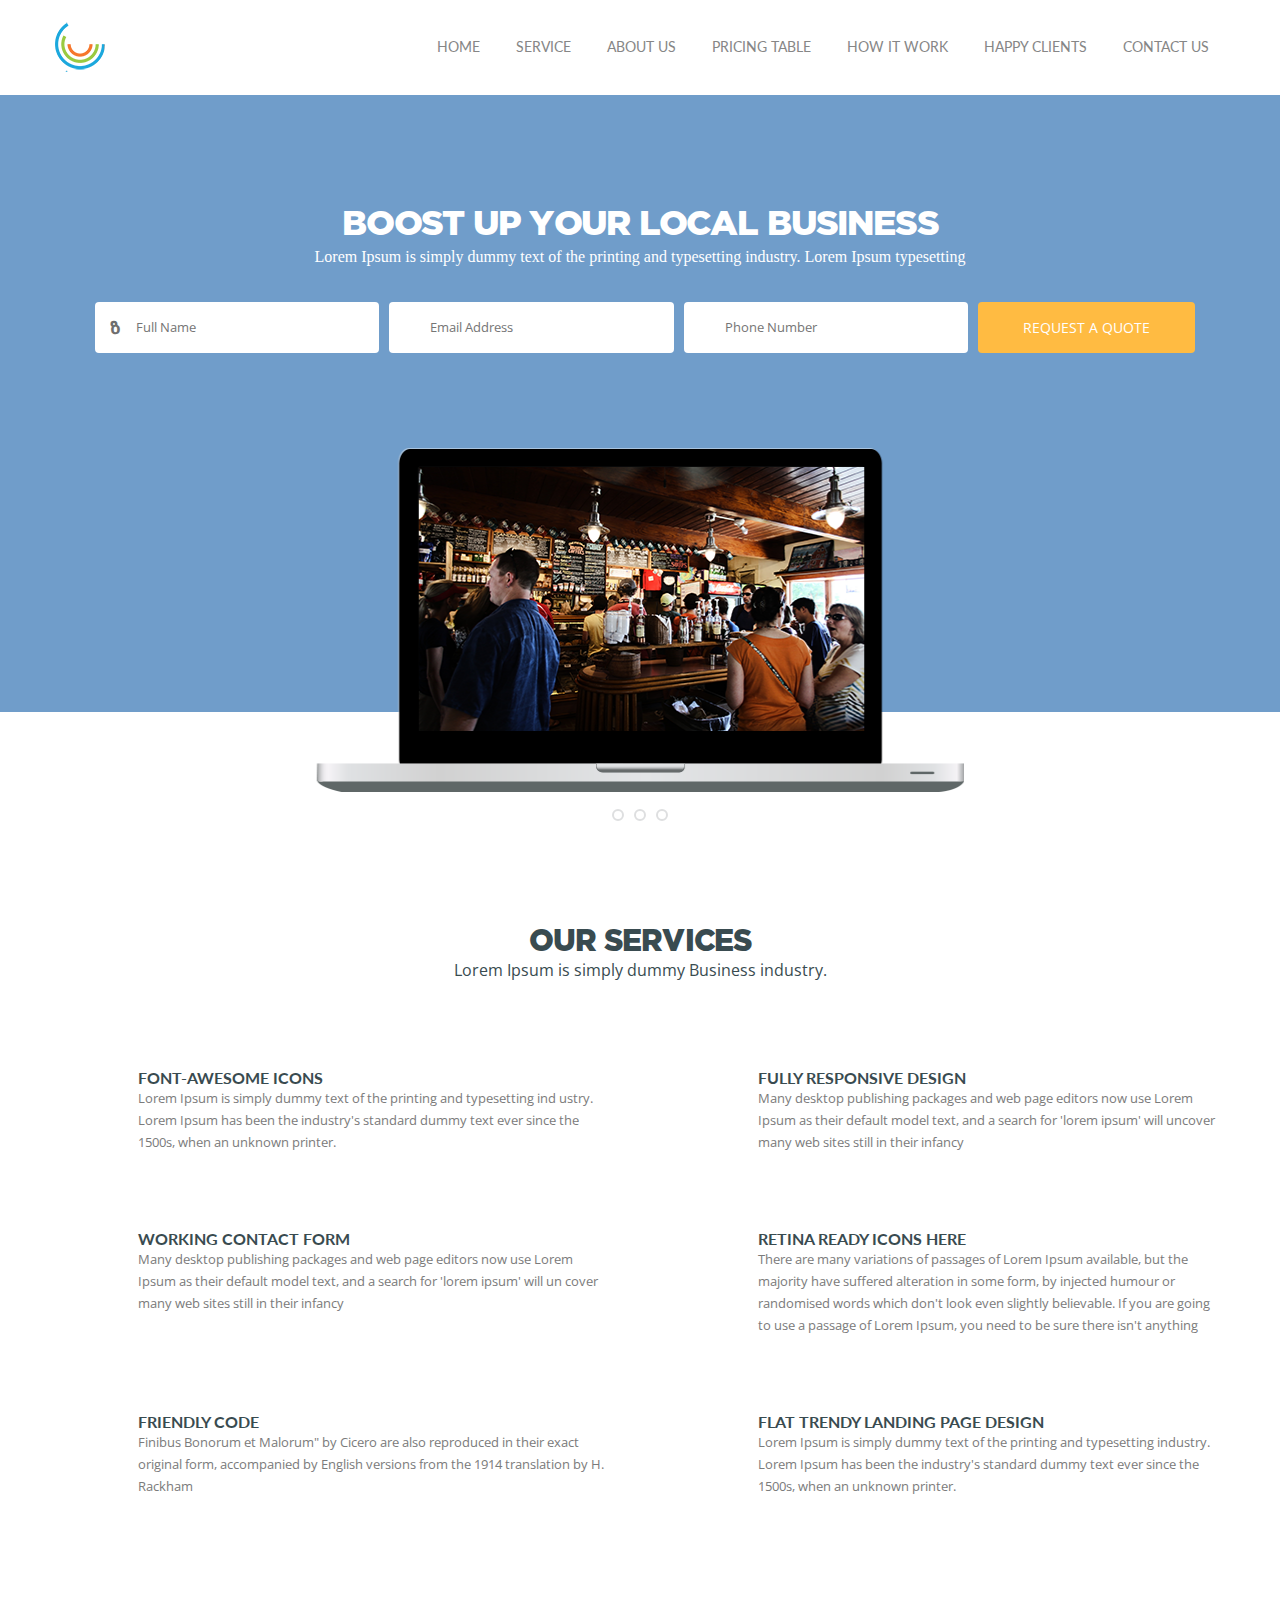
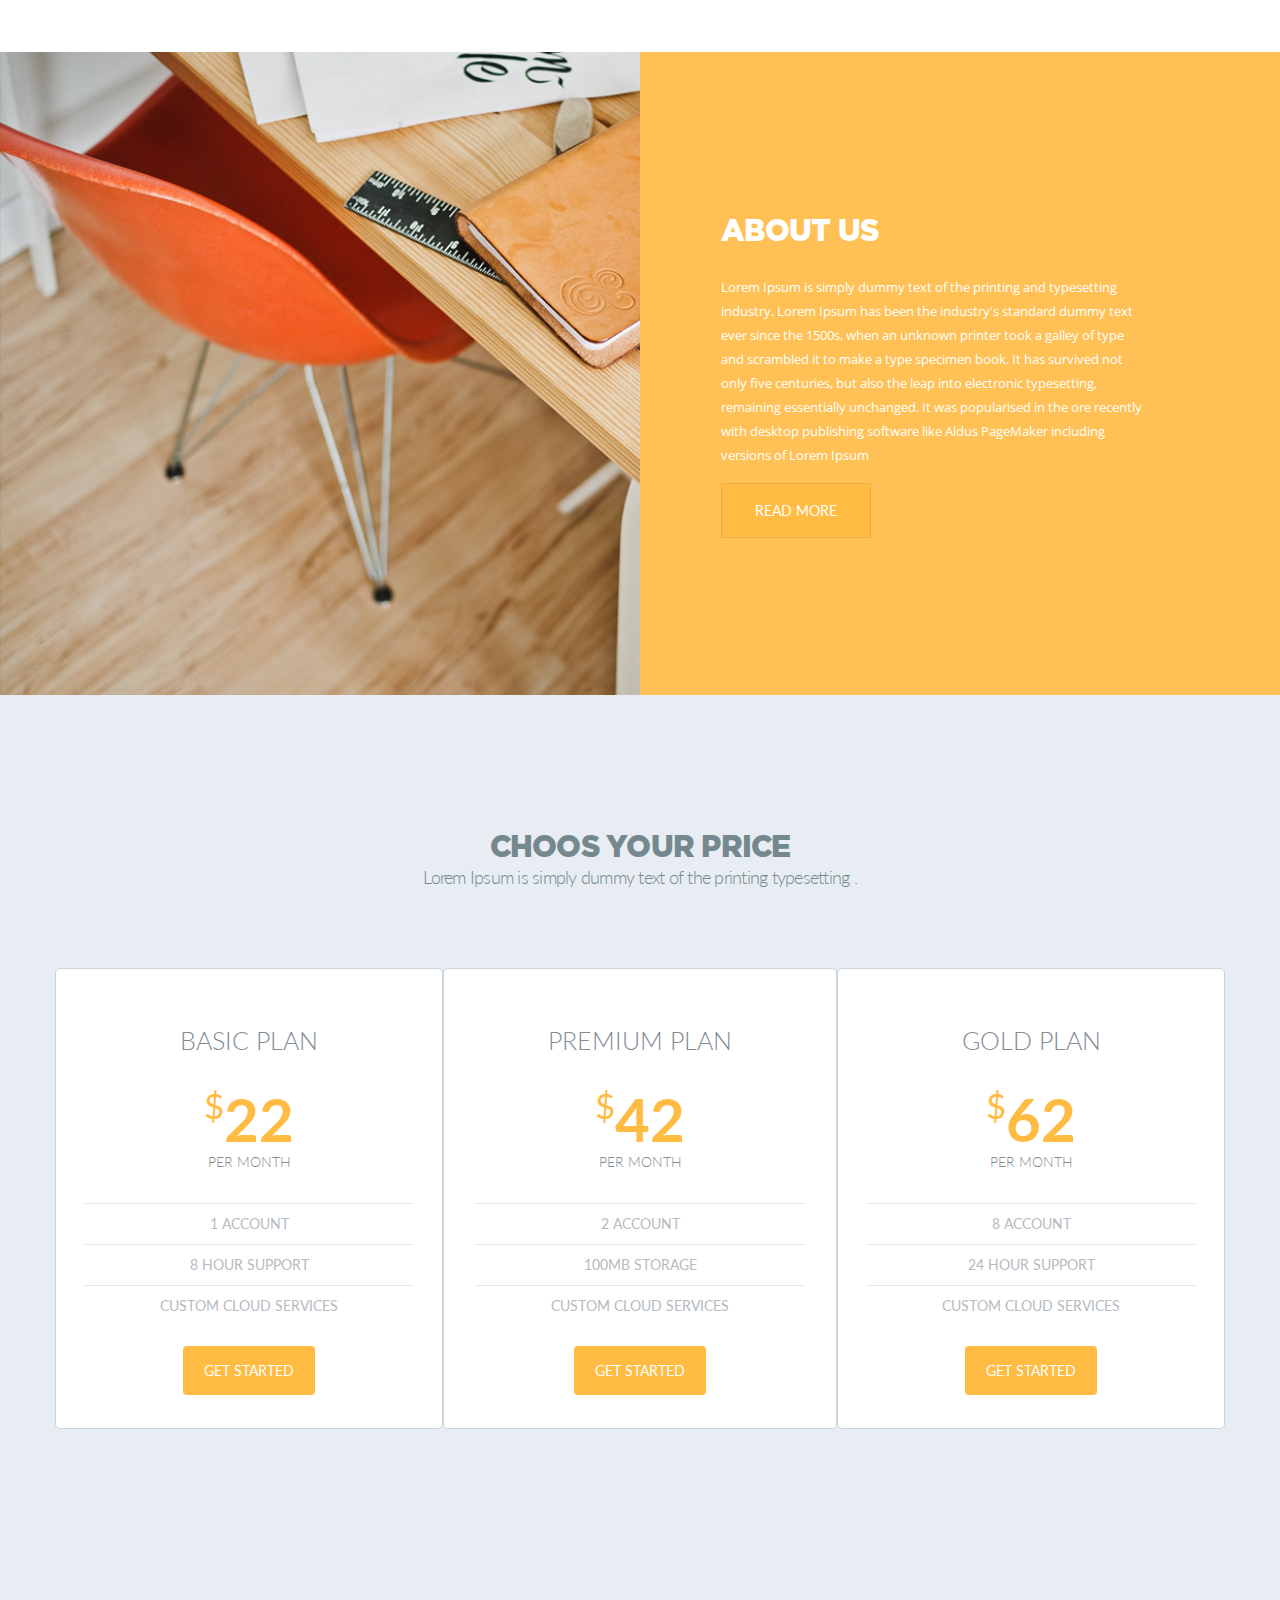
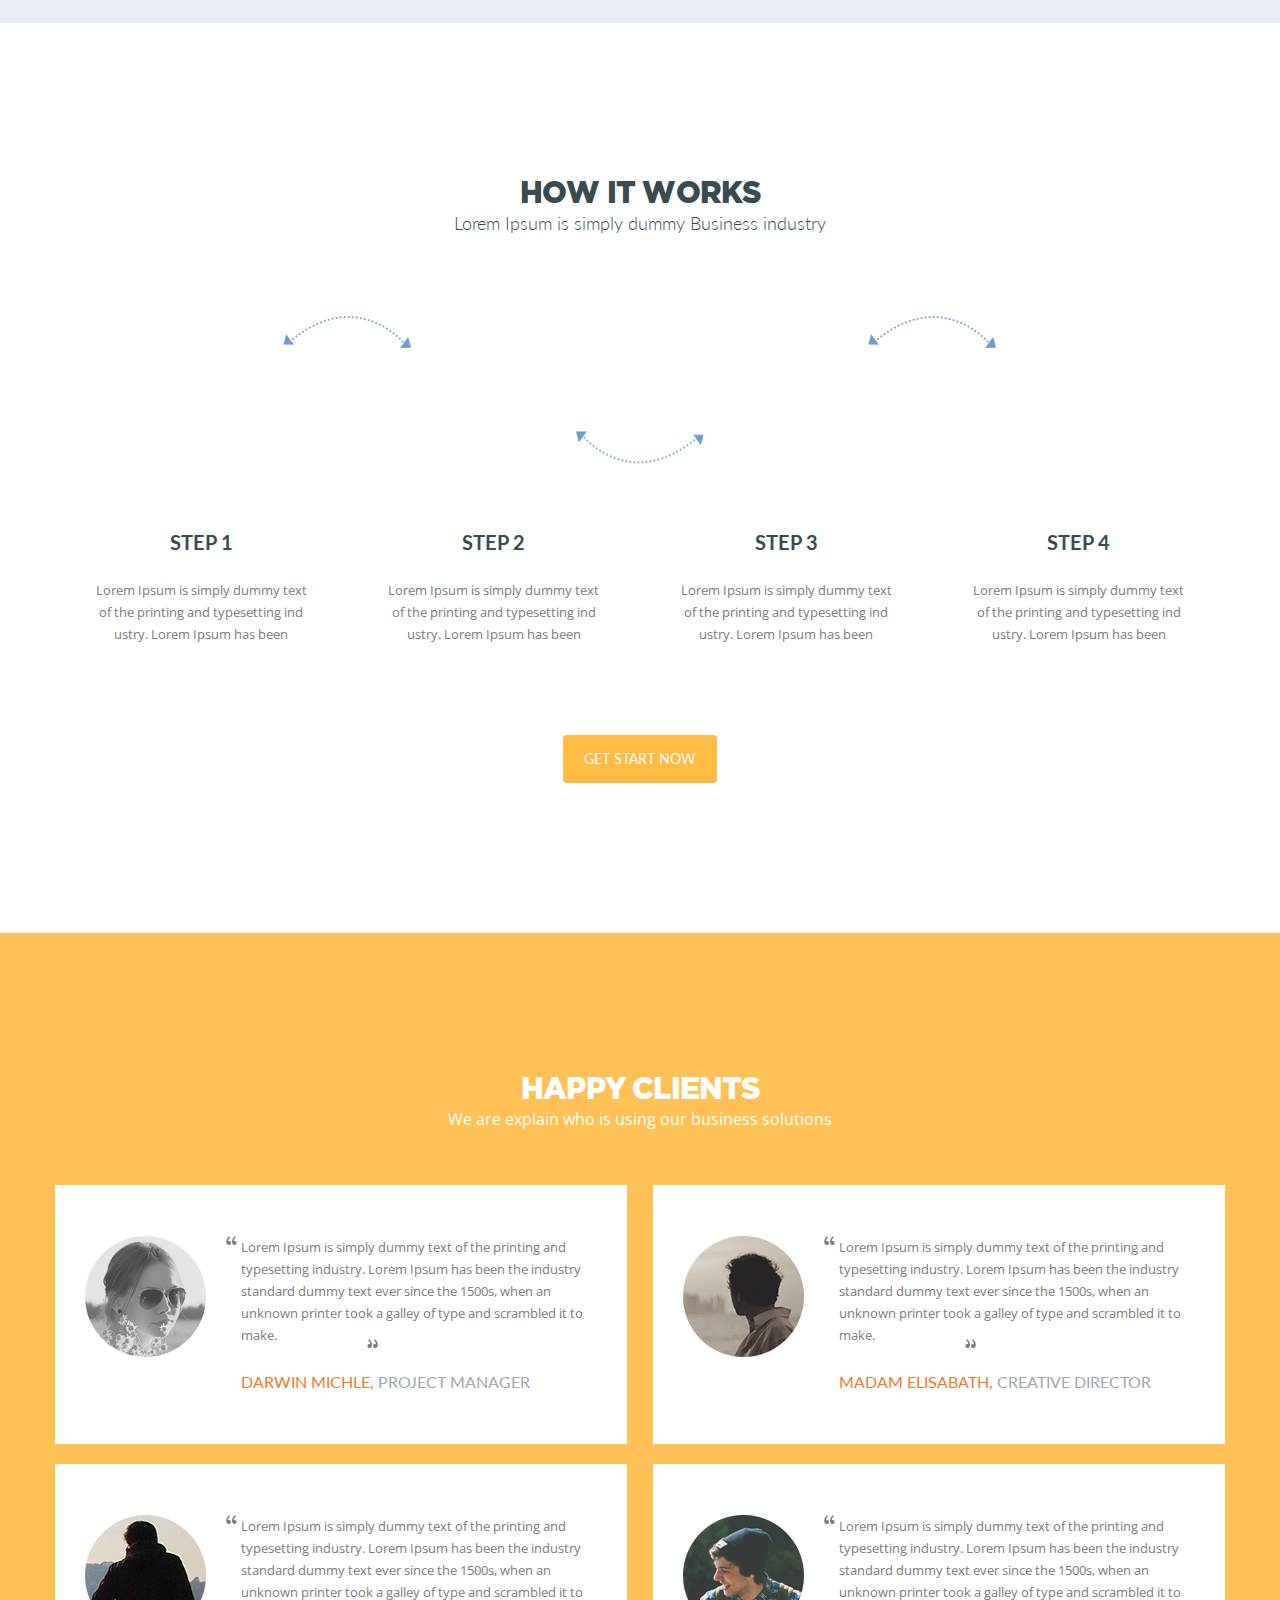
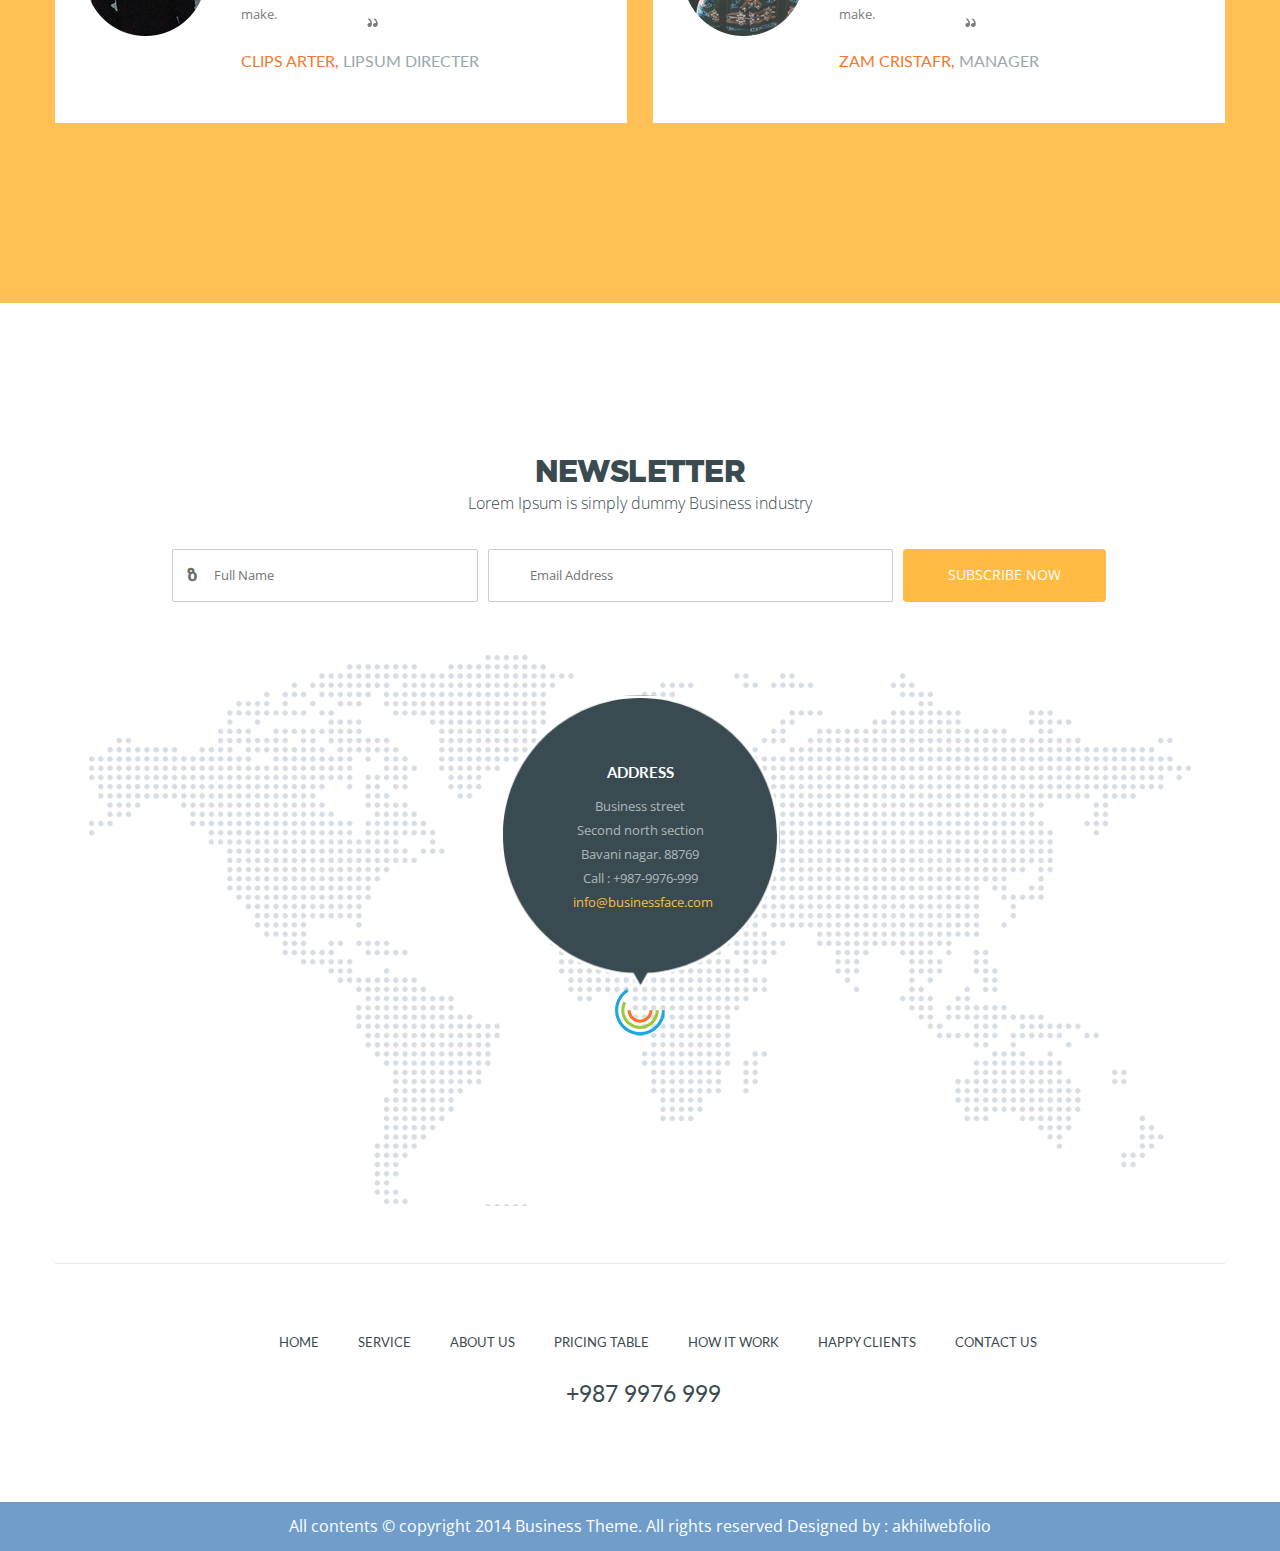
<file: Business/index.html>
<!DOCTYPE html>
<html lang="en">
  <head>
    <meta charset="UTF-8">
    <title>Business</title>
    <link href="https://fonts.googleapis.com/css?family=Lato:300,400,700|Open+Sans:300,400" rel="stylesheet">
    <link rel="stylesheet" href="https://use.fontawesome.com/releases/v5.1.0/css/all.css" integrity="sha384-lKuwvrZot6UHsBSfcMvOkWwlCMgc0TaWr+30HWe3a4ltaBwTZhyTEggF5tJv8tbt" crossorigin="anonymous">
    <link rel="stylesheet" href="css/normalize.css">
    <link rel="stylesheet" href="css/style.css">
  </head>
  <body>
    <header class="header">
      <div class="container">
        <div class="header__top">
          <div class="logo"></div>
          <nav class="nav">
            <a href="#" class="nav__link">Home</a>
            <a href="#" class="nav__link">Service</a>
            <a href="#" class="nav__link">About us</a>
            <a href="#" class="nav__link">Pricing Table</a>
            <a href="#" class="nav__link">How it work</a>
            <a href="#" class="nav__link">Happy Clients</a>
            <a href="#" class="nav__link">Contact Us</a>
          </nav>
        </div>
      </div>
      <div class="slider header__slider">
        <div class="container">
          <div class="info">
            <div class="slider__title">Boost up your Local business</div>
            <div class="slider__text">Lorem Ipsum is simply dummy text of the printing and typesetting industry. Lorem Ipsum typesetting</div>
          </div>
          <form class="form slider__form" action="https://fom.in.ua/echo" method="POST">
            <div class="form__icon form__icon--name"><input type="text" class="form__input" name="name" placeholder="Full Name"></div>
            <div class="form__icon form__icon--email"><input type="email" class="form__input" name="email" placeholder="Email Address"></div>
            <div class="form__icon form__icon--tel"><input type="tel" class="form__input" name="telephone" placeholder="Phone Number"></div>
            <input type="submit" class="form__button button" value="Request a quote">
          </form>
          <div class="slider__image">
            <div class="slider__image--bg"></div>
            <div class="circle"></div>
            <div class="circle circle--mg"></div>
            <div class="circle"></div>
          </div>
        </div>
      </div>
    </header>
    <main class="main">
      <div class="container">
        <div class="service">
          <div class="service__title">Our Services</div>
          <div class="service__text">Lorem Ipsum is simply dummy Business industry.</div>
          <div class="items">
            <div class="item">
              <div class="item__icon">
                <i class="far fa-clock" aria-hidden="true"></i>
              </div>
              <div class="item__info">
                <div class="title">Font-Awesome Icons</div>
                <div class="text">
                  Lorem Ipsum is simply dummy text of the printing and typesetting ind
                  ustry. Lorem Ipsum has been the industry's standard dummy text ever 
                  since the 1500s, when an unknown printer.
                </div>
              </div>
            </div>
            <div class="item">
              <div class="item__icon">
                <i class="fa fa-cog" aria-hidden="true"></i>
              </div>
              <div class="item__info">
                <div class="title">Fully Responsive Design</div>
                <div class="text">
                  Many desktop publishing packages and web page editors now use Lorem Ipsum as their default model text, and a search for 'lorem ipsum' will uncover many web sites still in their infancy
                </div>
              </div>
            </div>
            <div class="item">
              <div class="item__icon">
                <i class="fa fa-graduation-cap" aria-hidden="true"></i>
              </div>
              <div class="item__info">
                <div class="title">Working Contact form</div>
                <div class="text">
                  Many desktop publishing packages and web page editors now use Lorem Ipsum as their default model text, and a search for 'lorem ipsum' will un
                  cover many web sites still in their infancy
                </div>
              </div>
            </div>
              <div class="item">
                <div class="item__icon">
                  <i class="fa fa-rocket" aria-hidden="true"></i>
                </div>
                <div class="item__info">
                  <div class="title">Retina Ready icons here</div>
                  <div class="text">
                    There are many variations of passages of Lorem Ipsum available, but the majority have suffered alteration in some form, by injected humour
                    or randomised words which don't look even slightly believable.
                    If you are going to use a passage of Lorem Ipsum, you need to be sure there isn't anything
                  </div>
                </div>
              </div>
              <div class="item">
                <div class="item__icon">
                    <i class="fab fa-renren" aria-hidden="true"></i>
                </div>
                <div class="item__info">
                  <div class="title">Friendly Code</div>
                  <div class="text">
                    Finibus Bonorum et Malorum" by Cicero are also reproduced in their 
                    exact original form, accompanied by English versions from the 1914 translation by H. Rackham
                  </div>
                </div>
              </div>
              <div class="item">
                <div class="item__icon">
                  <i class="fas fa-dollar-sign" aria-hidden="true"></i>
                </div>
                <div class="item__info">
                  <div class="title">Flat trendy landing page Design</div>
                  <div class="text">
                    Lorem Ipsum is simply dummy text of the printing and typesetting industry. Lorem Ipsum has been the industry's standard dummy text ever since 
                    the 1500s, when an unknown printer.
                  </div>
                </div>
              </div>
          </div>
        </div>
      </div>
      <div class="midle flex">
        <div class="midle__bg"></div>
        <div class="midle__bg--orange">
          <div class="about">
            <div class="about__title">About us</div>
            <div class="about__text">
              Lorem Ipsum is simply dummy text of the printing and typesetting industry. Lorem Ipsum has been the industry's standard dummy text ever since the 1500s, when an unknown printer took a galley of type and scrambled it to make a type specimen book. It has survived not only five centuries, but also the leap into electronic typesetting, remaining essentially unchanged. It was popularised in the ore recently with desktop publishing software like Aldus PageMaker including versions of Lorem Ipsum
            </div>
            <a href="#" class="button about__button">Read more</a>
          </div>
        </div>
      </div>
      <div class="price">
        <div class="container">
          <div class="price__title">Choos your price</div>
          <div class="price__text">Lorem Ipsum is simply dummy text of the printing typesetting .</div>
          <div class="cards">
            <div class="card">
              <div class="card__title">Basic plan</div>
              <div class="card__price">22</div>
              <div class="card__text">
                <li class="line">1 Account</li>
                <li class="line">8 hour support</li>
                <li class="line">Custom Cloud Services</li>
              </div>
              <a href="#" class="card__button button">Get Started</a>
            </div>
            <div class="card">
              <div class="card__title">Premium plan</div>
              <div class="card__price">42</div>
              <div class="card__text">
                <li class="line">2 Account</li>
                <li class="line">100MB Storage</li>
                <li class="line">Custom Cloud Services</li>
              </div>
              <a href="#" class="card__button button">Get Started</a>
            </div>
            <div class="card">
              <div class="card__title">Gold plan</div>
              <div class="card__price">62</div>
              <div class="card__text">
                <li class="line">8 Account</li>
                <li class="line">24 hour support</li>
                <li class="line">Custom Cloud Services</li>
              </div>
              <a href="#" class="card__button button">Get Started</a>
            </div>
          </div>
        </div>
      </div>
      <div class="works">
        <div class="container">
          <div class="works__title">How it works</div>
          <div class="works__text">Lorem Ipsum is simply dummy Business industry</div>
          <div class="cases">
            <div class="case">
              <div class="case__title">step 1</div>
              <div class="case__text">
                Lorem Ipsum is simply dummy text of the printing and typesetting ind
                ustry. Lorem Ipsum has been
              </div>
            </div>
            <div class="case case--lock">
              <div class="case__title">step 2</div>
              <div class="case__text">
                Lorem Ipsum is simply dummy text of the printing and typesetting ind
                ustry. Lorem Ipsum has been
              </div>
            </div>
            <div class="case case--cloud">
              <div class="case__title">step 3</div>
              <div class="case__text">
                Lorem Ipsum is simply dummy text of the printing and typesetting ind
                ustry. Lorem Ipsum has been
              </div>
            </div>
            <div class="case case--hand">
              <div class="case__title">step 4</div>
              <div class="case__text">
                Lorem Ipsum is simply dummy text of the printing and typesetting ind
                ustry. Lorem Ipsum has been
              </div>
            </div>
          </div>
          <a href="#" class="button works__button--mg">Get Start Now</a>
        </div>
      </div>
      <div class="clients">
        <div class="container">
          <div class="clients__title">Happy Clients</div>
          <div class="clients__text">We are explain who is using our business solutions</div>
          <div class="articles">
            <div class="article">
              <div class="descript">
                <div class="article__text">
                  Lorem Ipsum is simply dummy text of the printing and typesetting industry. Lorem Ipsum has been the industry standard dummy text ever since the 1500s, when an unknown printer took a galley of type and scrambled it to make.
                </div>
                <div class="article__author">Darwin Michle,
                  <span class="article__author--clr">Project manager</span>
                </div>
              </div>
            </div>
            <div class="article article--man_back">
              <div class="descript">
                <div class="article__text">
                  Lorem Ipsum is simply dummy text of the printing and typesetting industry. Lorem Ipsum has been the industry standard dummy text ever since the 1500s, when an unknown printer took a galley of type and scrambled it to make.
                </div>
                <div class="article__author">Madam Elisabath,
                  <span class="article__author--clr">Creative Director</span>
                </div>
              </div>
            </div>
            <div class="article article--man">
              <div class="descript">
                <div class="article__text">
                  Lorem Ipsum is simply dummy text of the printing and typesetting industry. Lorem Ipsum has been the industry standard dummy text ever since the 1500s, when an unknown printer took a galley of type and scrambled it to make.
                </div>
                <div class="article__author">Clips arter,
                  <span class="article__author--clr">Lipsum directer</span>
                </div>
              </div>
            </div>
            <div class="article article--guy">
              <div class="descript">
                <div class="article__text">
                  Lorem Ipsum is simply dummy text of the printing and typesetting industry. Lorem Ipsum has been the industry standard dummy text ever since the 1500s, when an unknown printer took a galley of type and scrambled it to make.
                </div>
                <div class="article__author">zam cristafr,
                  <span class="article__author--clr">manager</span>
                </div>
              </div>
            </div>
          </div>
        </div>
      </div>
      <div class="container">
        <div class="news">
          <div class="news__title">newsletter</div>
          <div class="news__text">Lorem Ipsum is simply dummy Business industry</div>
          <form class="form news__form" action="https://fom.in.ua/echo" method="POST">
            <div class="form__icon form__icon--name"><input type="text" class="form__input" name="name" placeholder="Full Name"></div>
            <div class="form__icon form__icon--email"><input type="email" class="form__input" name="email" placeholder="Email Address"></div>
            <input type="submit" class="form__button button" value="Subscribe now">
          </form>
          <div class="adress">
            <div class="location">
              <div class="adress__title">Address</div>
              <div class="adress__text">
                Business street
                Second north section
                Bavani nagar. 88769
                Call : +987-9976-999
              </div>
              <div class="adress__text adress__text--clr">info@businessface.com</div>
            </div>
          </div>
        </div>
      </div>
    </main>
    <footer class="footer">
      <div class="footer__top">
        <nav class="nav">
          <a href="#" class="nav__link">Home</a>
          <a href="#" class="nav__link">Service</a>
          <a href="#" class="nav__link">About us</a>
          <a href="#" class="nav__link">Pricing Table</a>
          <a href="#" class="nav__link">How it work</a>
          <a href="#" class="nav__link">Happy Clients</a>
          <a href="#" class="nav__link">Contact Us</a>
        </nav>
        <div class="tel">
          <i class="fas fa-phone"></i>
          +987 9976 999
        </div>
        <div class="social">
          <a href="#" class="social__link"><i class="fab fa-twitter"></i></a>
          <a href="#" class="social__link"><i class="fab fa-facebook-f"></i></a>
          <a href="#" class="social__link"><i class="fab fa-google-plus-g"></i></a>
          <a href="#" class="social__link"><i class="fab fa-linkedin-in"></i></a>
        </div>
      </div>
      <div class="footer__bottom">
        All contents © copyright 2014 Business Theme. All rights reserved Designed by : akhilwebfolio
      </div>
    </footer>
  </body>
</html>
</file>
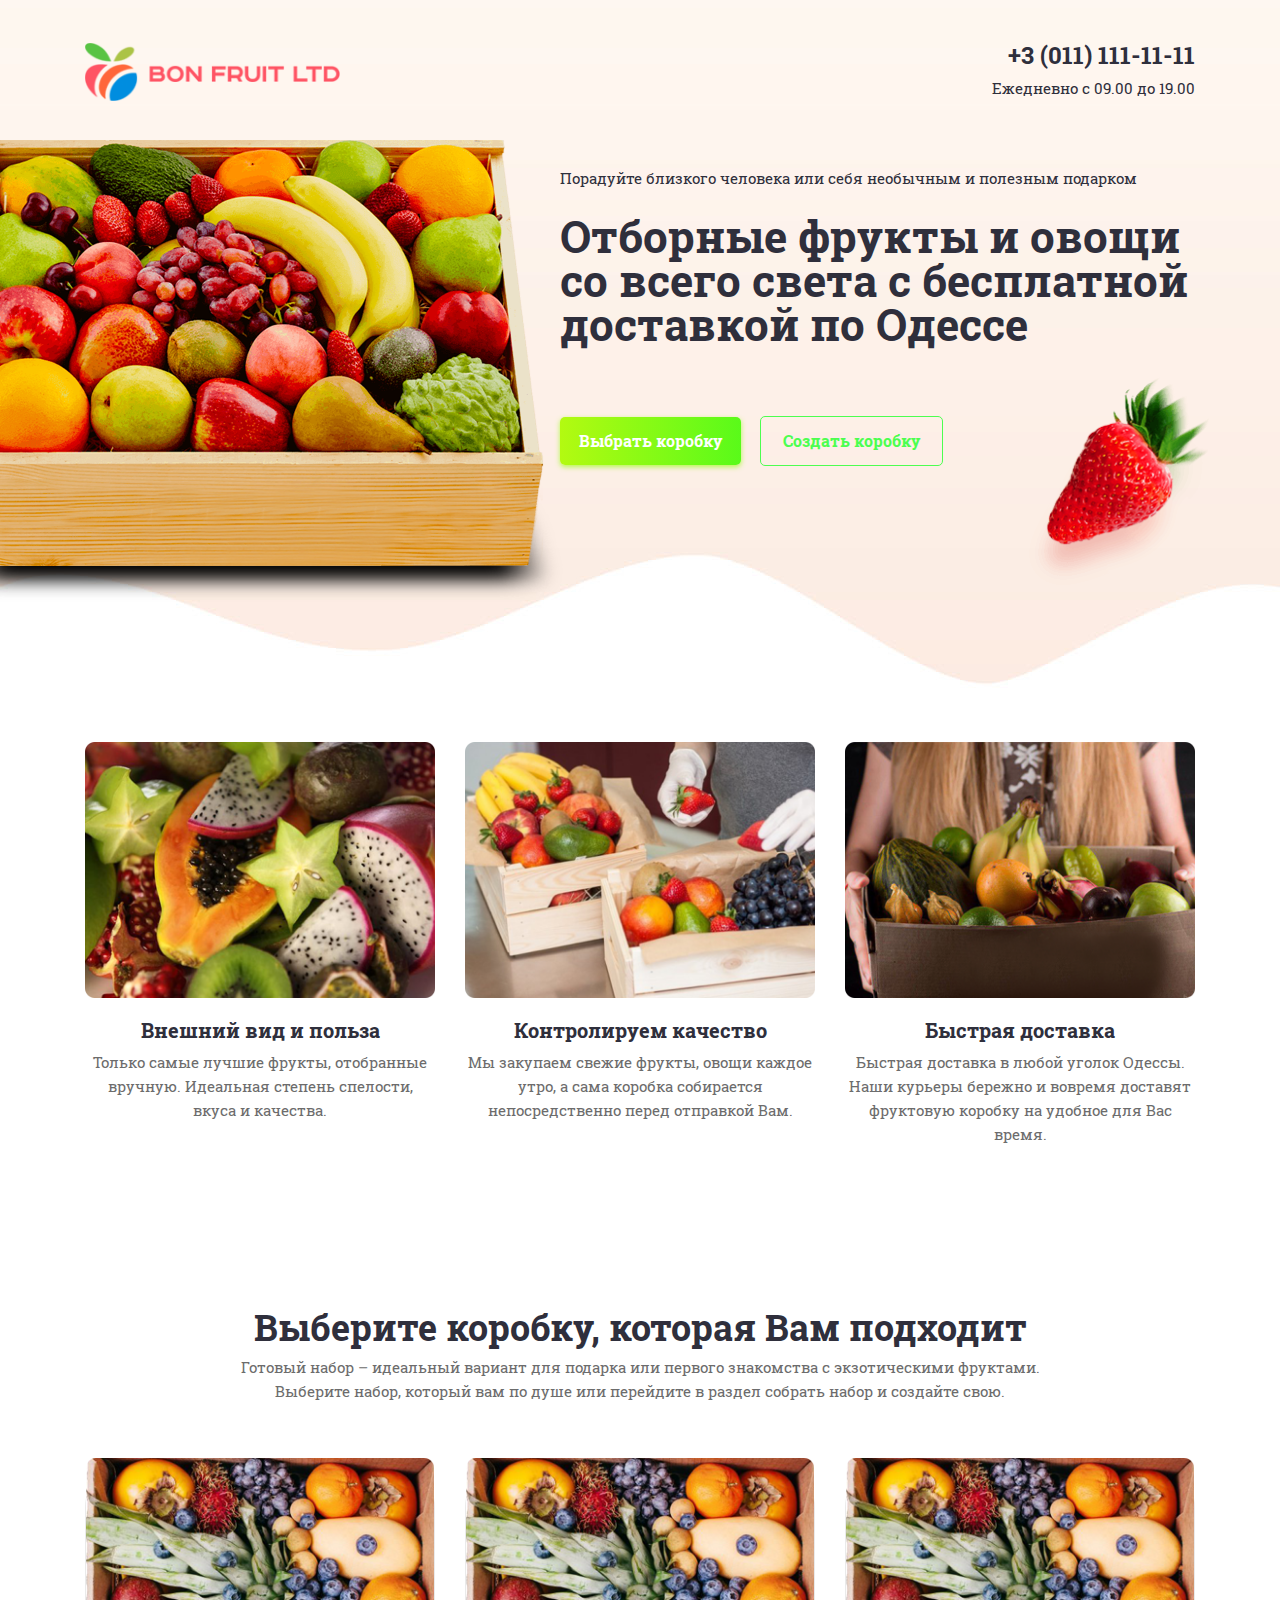
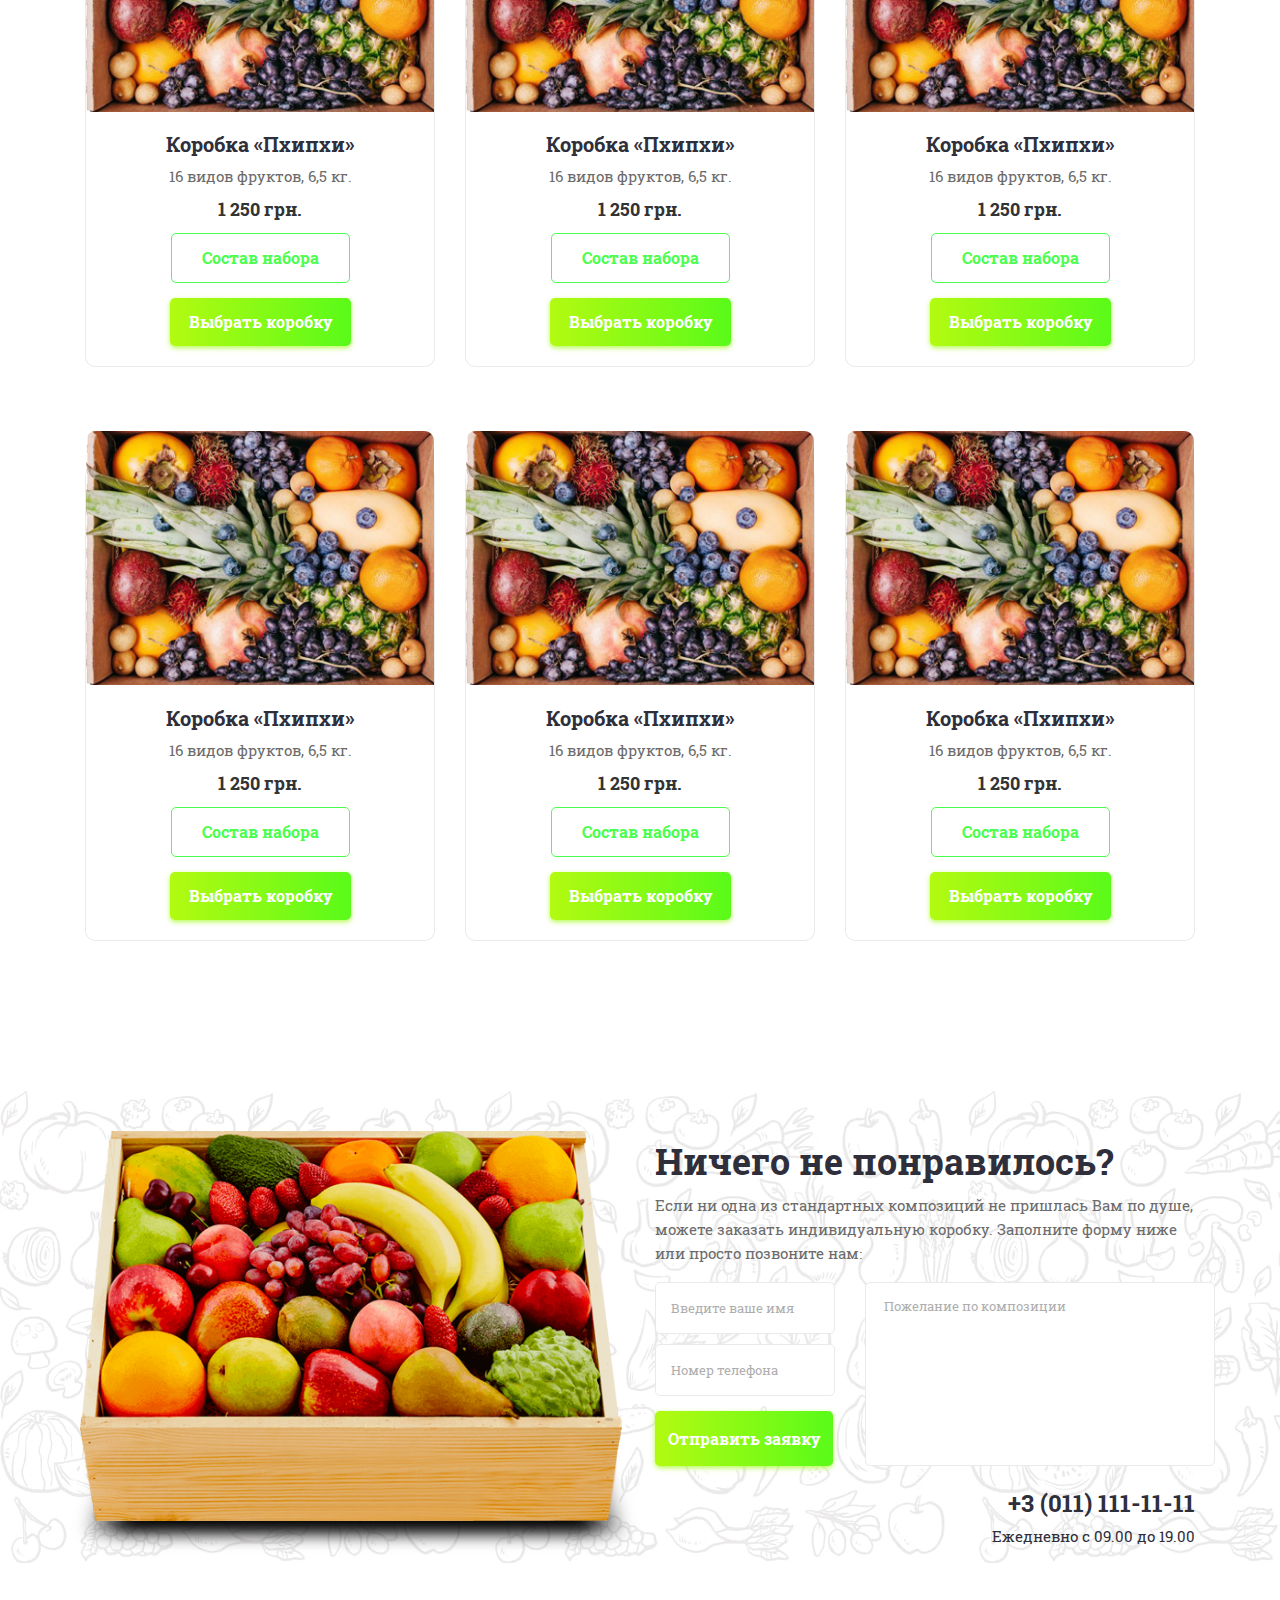
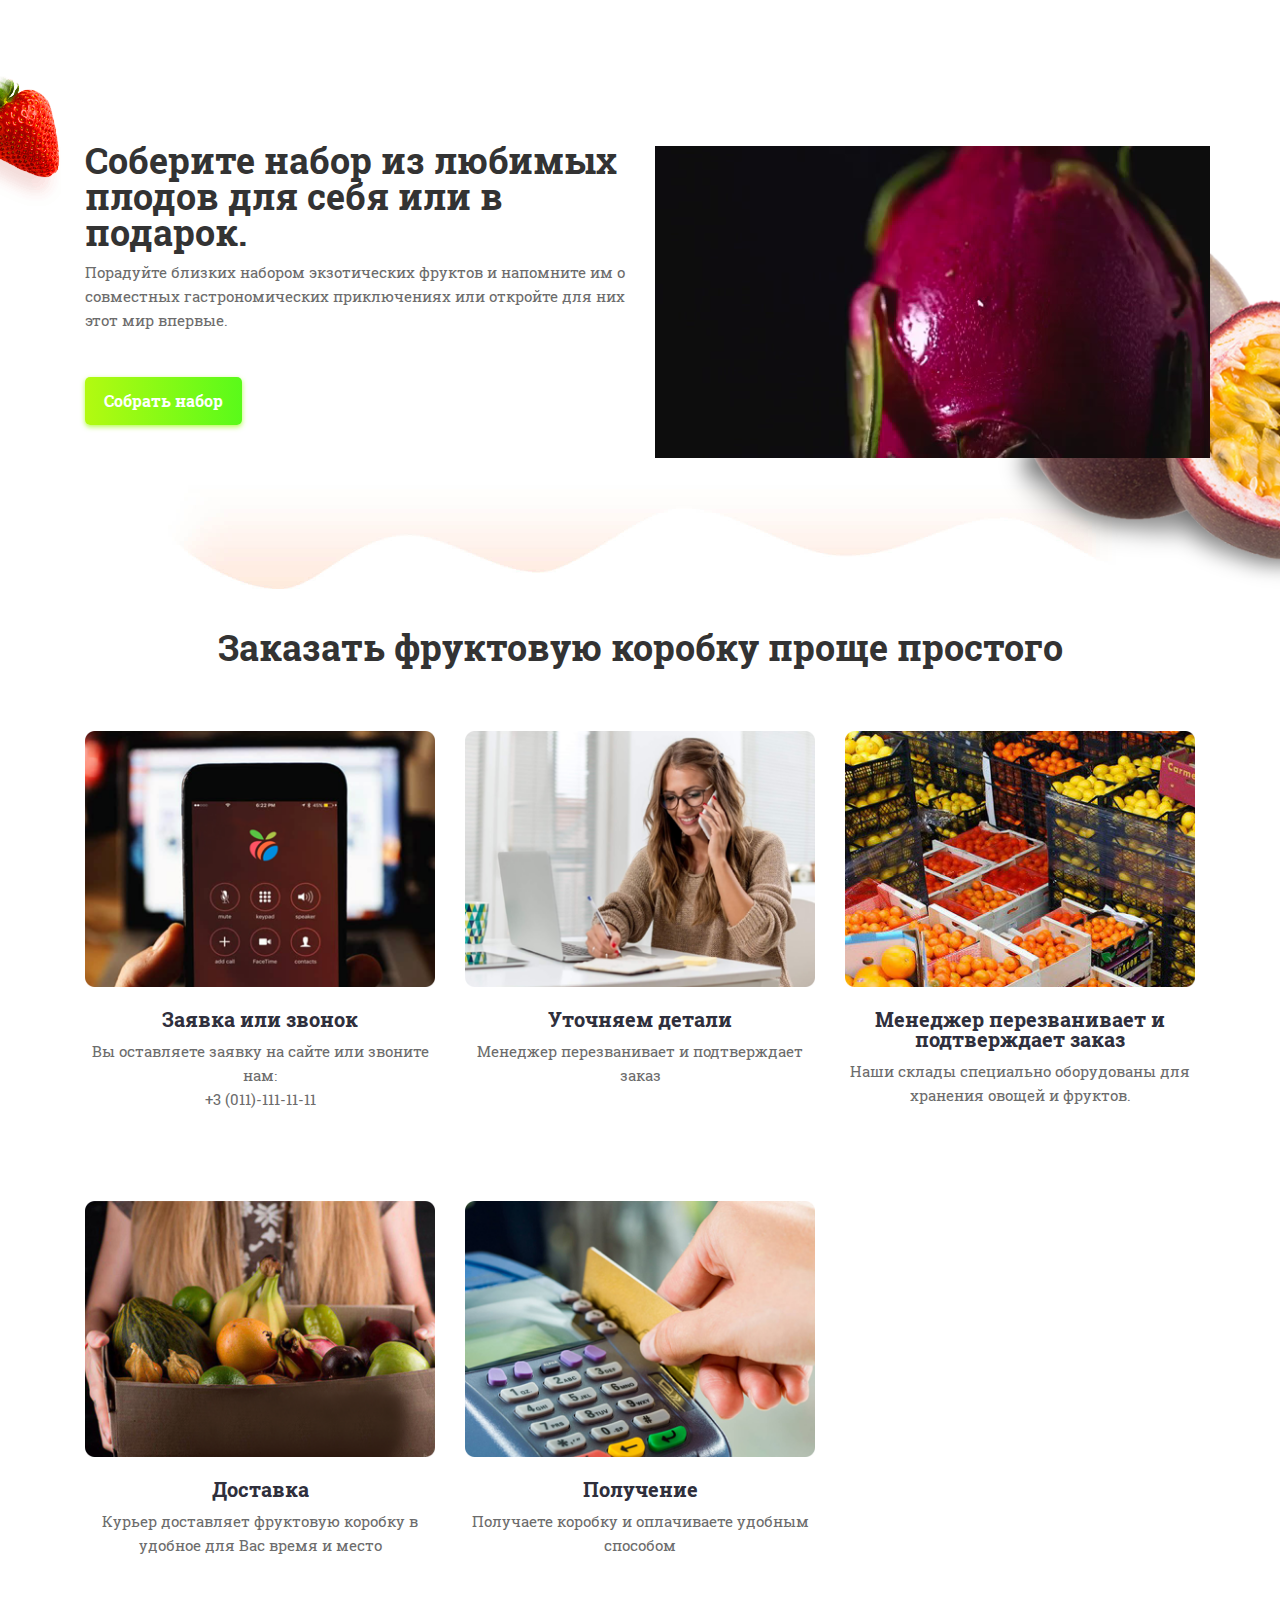
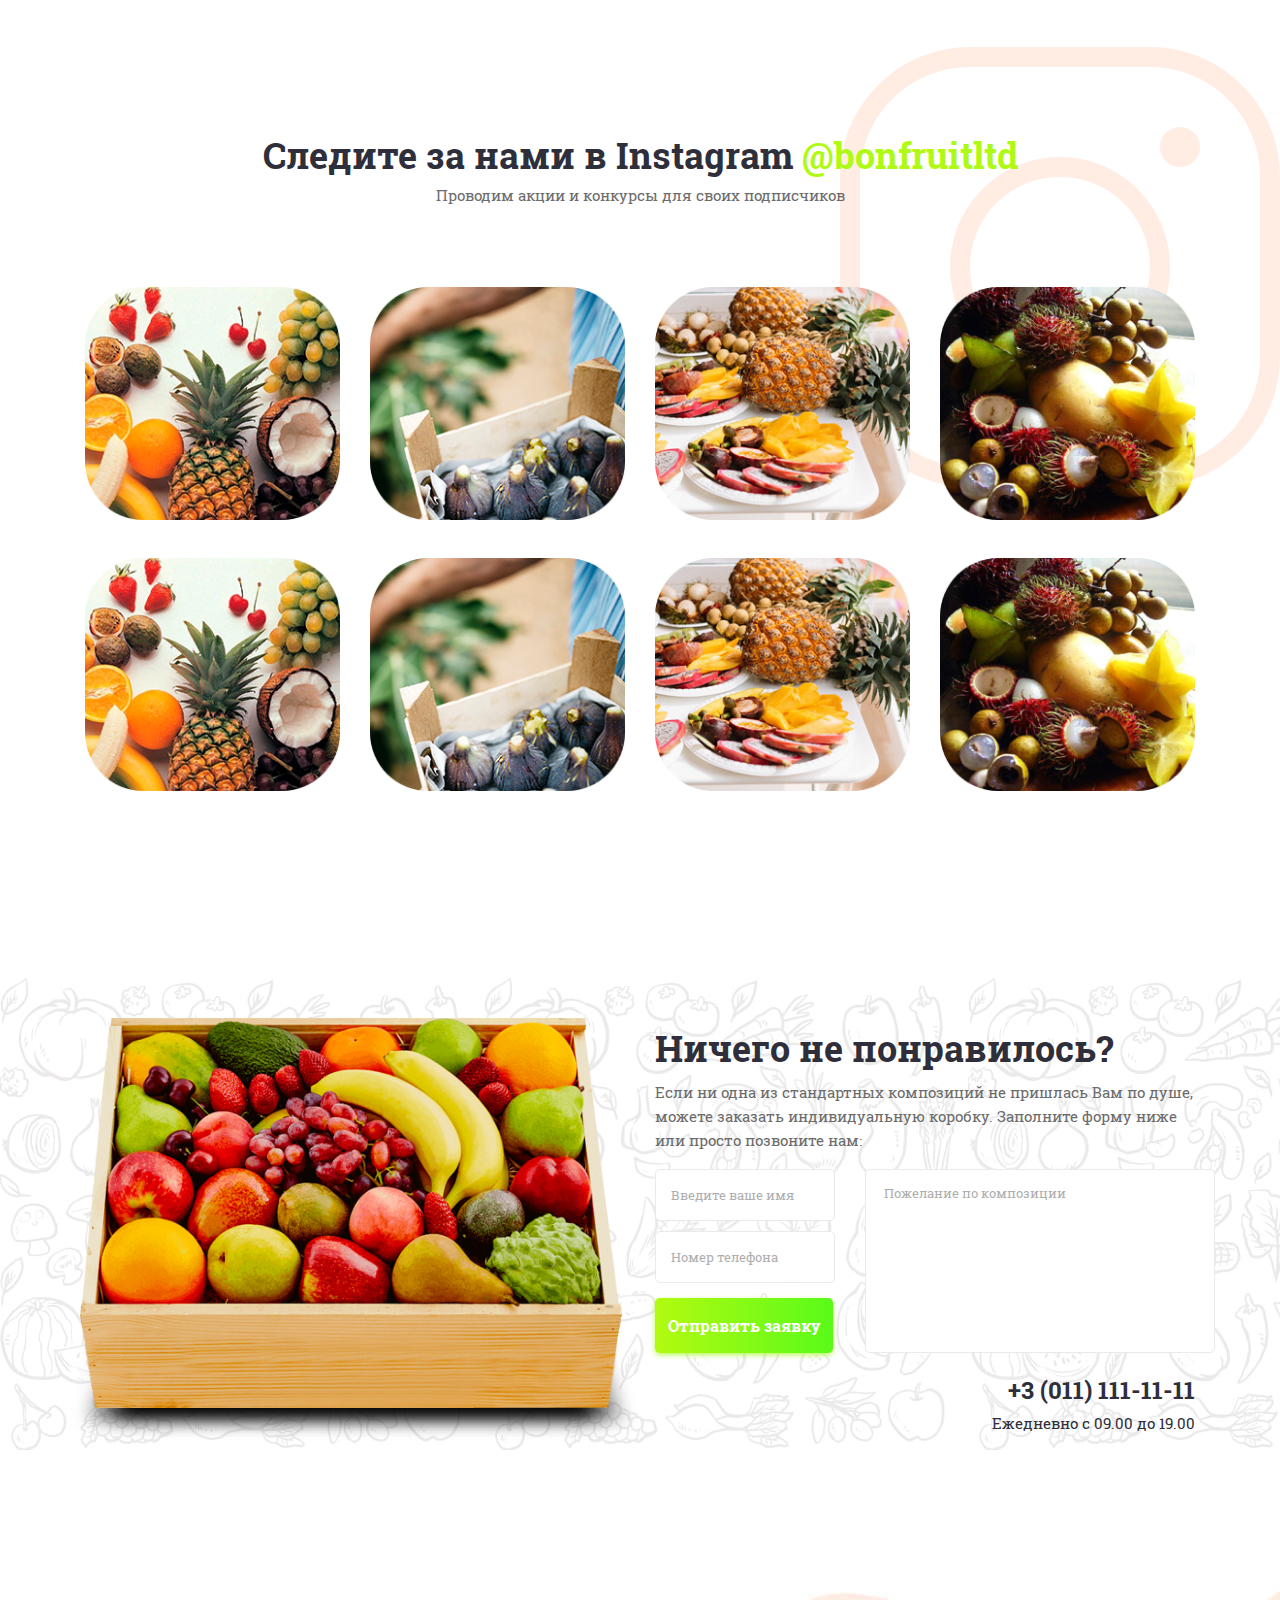
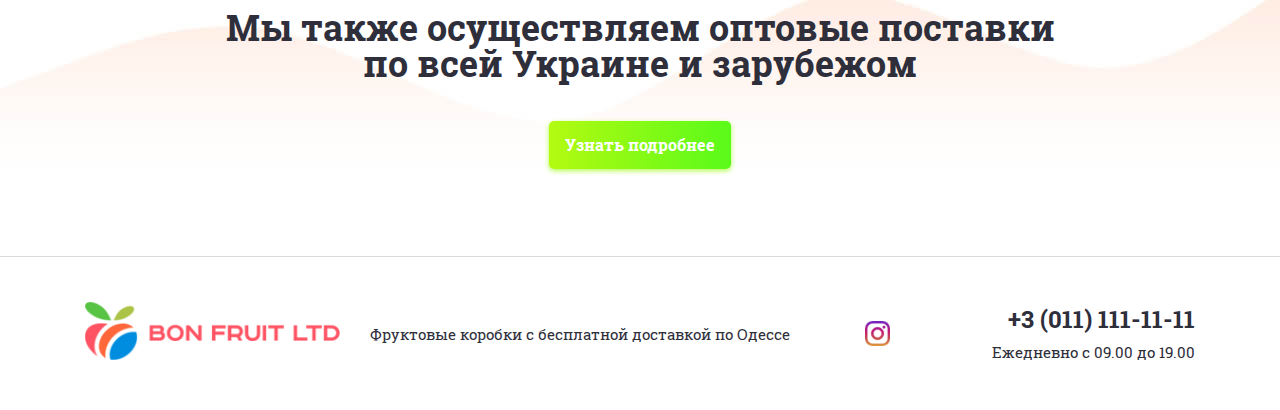
<file: FruitBox/index.html>
<!DOCTYPE html>
<html lang="en">
<head>
    <meta charset="UTF-8">
    <meta name="viewport" content="width=device-width, initial-scale=1.0">
    <meta http-equiv="X-UA-Compatible" content="ie=edge">
    <title>Fruit Box</title>
    <link rel="stylesheet" href="https://stackpath.bootstrapcdn.com/bootstrap/4.3.1/css/bootstrap.min.css" integrity="sha384-ggOyR0iXCbMQv3Xipma34MD+dH/1fQ784/j6cY/iJTQUOhcWr7x9JvoRxT2MZw1T" crossorigin="anonymous">
    <link rel="stylesheet" href="css/reset.css">
    <link rel="stylesheet" href="css/style.css">
</head>
<body>
    <header class="header">
        <div class="container">
            <div class="row header__info">
                <div class="col-8 col-md-3">
                    <a href="#" class="logo header__logo"></a>
                </div>
                <div class="col-8 col-md-3 header__wrap">
                    <a href="tel: +380111111111" class="tel header__tel">+3 (011) 111-11-11</a>
                    <div class="mode header__mode">Ежедневно с 09.00 до 19.00</div>
                </div>
            </div>
            <div class="present">
                <div class="row header__present">
                    <div class="header__breaket"></div>
                    <div class="col-8 col-md-7 header__block">
                        <div class="header__slogan">Порадуйте близкого человека или себя необычным и полезным подарком</div>
                        <h1 class="header__text">Отборные фрукты и овощи со всего света с бесплатной доставкой по Одессе</h1>
                        <div class="header__groupButton">
                            <a href="#chooseBox" class="button button--primary header__button header__button--primary">Выбрать коробку</a>
                            <a href="#fruitSet" class="button button--info header__button header__button--info">Создать коробку</a>
                        </div>
                    </div>
                </div>
            </div>
        </div>
        <a href="#" class="header__basket">
            <div class="header__amount">0</div>
        </a>
    </header>
    <!-- /.header -->
    <main class="main">
        <div class="container">
            <div class="about">
                <div class="row">
                    <div class="col-9 col-md-6 col-xl-4">
                        <div class="card about__card--benefit">
                            <div class="card__title">Внешний вид и польза</div>
                            <div class="card__text">Только самые лучшие фрукты, отобранные вручную. Идеальная степень спелости, вкуса и качества.</div>
                        </div>
                    </div>
                    <div class="col-9 col-md-6 col-xl-4">
                        <div class="card about__card--quality">
                            <div class="card__title">Контролируем качество</div>
                            <div class="card__text">Мы закупаем свежие фрукты, овощи каждое утро, а сама коробка собирается непосредственно перед отправкой Вам.
                            </div>
                        </div>
                    </div>
                    <div class="col-9 col-md-6 col-xl-4">
                        <div class="card about__card--delivery">
                            <div class="card__title">Быстрая доставка</div>
                            <div class="card__text">Быстрая доставка в любой уголок Одессы. Наши курьеры бережно и вовремя доставят фруктовую коробку на удобное для Вас время.
                            </div>
                        </div>
                    </div>
                </div>
            </div>
            <!-- /.about -->
            <div class="chooseBox" id="chooseBox">
                <div class="row justify-content-center">
                    <div class="chooseBox__title col-12">Выберите коробку, которая Вам подходит</div>
                    <div class="chooseBox__text col-12">Готовый набор – идеальный вариант для подарка или первого знакомства с экзотическими фруктами.<br> Выберите набор, который вам по душе или перейдите в раздел собрать набор и создайте свою.
                    </div>
                </div>
                <div class="row chooseBox__row">
                    <div class="col-9 col-md-6 col-xl-4">
                        <div class="card chooseBox__card">
                            <div class="card__title">Коробка «Пхипхи»</div>
                            <div class="card__text">16 видов фруктов, 6,5 кг.</div>
                            <div class="card__price">1 250 грн.</div>
                            <a href="#" class="button chooseBox__button--info button--info">Состав набора</a>
                            <a href="#" class="button button--primary chooseBox__button--primary">Выбрать коробку</a>
                            <div class="chooseBox__popupWrap">
                                <div class="chooseBox__popupBox">
                                    <h2>Коробка «Пхипхи»</h2>
                                    <h3>Ананас беби/молодой кокос, тайское манго/королевское манго, питахайя, папайя, гранадилла, мангостаны, маракуйя, рамбутаны, кумкват, тамаринд.</h3>
                                    <a class="close-btn popup-close" href="#">x</a>
                                </div>
                            </div>
                        </div>
                    </div>
                    <div class="col-9 col-md-6 col-xl-4">
                        <div class="card chooseBox__card">
                            <div class="card__title">Коробка «Пхипхи»</div>
                            <div class="card__text">16 видов фруктов, 6,5 кг.</div>
                            <div class="card__price">1 250 грн.</div>
                            <a href="#" class="button chooseBox__button--info button--info">Состав набора</a>
                            <a href="#" class="button button--primary chooseBox__button--primary">Выбрать коробку</a>
                            <div class="chooseBox__popupWrap">
                                <div class="chooseBox__popupBox">
                                    <h2>Title of Popup</h2>
                                    <h3>A sub-heading for the popup with a little description.</h3>
                                    <a class="close-btn popup-close" href="#">x</a>
                                </div>
                            </div>
                        </div>
                    </div>
                    <div class="col-9 col-md-6 col-xl-4">
                        <div class="card chooseBox__card">
                            <div class="card__title">Коробка «Пхипхи»</div>
                            <div class="card__text">16 видов фруктов, 6,5 кг.</div>
                            <div class="card__price">1 250 грн.</div>
                            <a href="#" class="button chooseBox__button--info button--info">Состав набора</a>
                            <a href="#" class="button button--primary chooseBox__button--primary">Выбрать коробку</a>
                            <div class="chooseBox__popupWrap">
                                <div class="chooseBox__popupBox">
                                    <h2>Title of Popup</h2>
                                    <h3>A sub-heading for the popup with a little description.</h3>
                                    <a class="close-btn popup-close" href="#">x</a>
                                </div>
                            </div>
                        </div>
                    </div>
                    <div class="col-9 col-md-6 col-xl-4">
                        <div class="card chooseBox__card">
                            <div class="card__title">Коробка «Пхипхи»</div>
                            <div class="card__text">16 видов фруктов, 6,5 кг.</div>
                            <div class="card__price">1 250 грн.</div>
                            <a href="#" class="button chooseBox__button--info button--info">Состав набора</a>
                            <a href="#" class="button button--primary chooseBox__button--primary">Выбрать коробку</a>
                            <div class="chooseBox__popupWrap">
                                <div class="chooseBox__popupBox">
                                    <h2>Title of Popup</h2>
                                    <h3>A sub-heading for the popup with a little description.</h3>
                                    <a class="close-btn popup-close" href="#">x</a>
                                </div>
                            </div>
                        </div>
                    </div>
                    <div class="col-9 col-md-6 col-xl-4">
                        <div class="card chooseBox__card">
                            <div class="card__title">Коробка «Пхипхи»</div>
                            <div class="card__text">16 видов фруктов, 6,5 кг.</div>
                            <div class="card__price">1 250 грн.</div>
                            <a href="#" class="button chooseBox__button--info button--info">Состав набора</a>
                            <a href="#" class="button button--primary chooseBox__button--primary">Выбрать коробку</a>
                            <div class="chooseBox__popupWrap">
                                <div class="chooseBox__popupBox">
                                    <h2>Title of Popup</h2>
                                    <h3>A sub-heading for the popup with a little description.</h3>
                                    <a class="close-btn popup-close" href="#">x</a>
                                </div>
                            </div>
                        </div>
                    </div>
                    <div class="col-9 col-md-6 col-xl-4">
                        <div class="card chooseBox__card">
                            <div class="card__title">Коробка «Пхипхи»</div>
                            <div class="card__text">16 видов фруктов, 6,5 кг.</div>
                            <div class="card__price">1 250 грн.</div>
                            <a href="#" class="button chooseBox__button--info button--info">Состав набора</a>
                            <a href="#" class="button button--primary chooseBox__button--primary">Выбрать коробку</a>
                            <div class="chooseBox__popupWrap">
                                <div class="chooseBox__popupBox">
                                    <h2>Title of Popup</h2>
                                    <h3>A sub-heading for the popup with a little description.</h3>
                                    <a class="close-btn popup-close" href="#">x</a>
                                </div>
                            </div>
                        </div>
                    </div>
                </div>
            </div>
            <!-- /.chooseBox -->
        </div>
        <!-- /.container -->
        <div class="form">
            <div class="container">
                <div class="row form__row">
                    <div class="col-7 col-md-12 col-xl-6 form__image"></div>
                    <div class="col-12 col-md-12 col-xl-6">
                        <div class="form__title">Ничего не понравилось?</div>
                        <div class="form__text">Если ни одна из стандартных композиций не пришлась Вам по душе, можете заказать индивидуальную коробку. Заполните форму ниже или просто позвоните нам:
                        </div>
                        <form method="get" action="" id="form">
                            <div class="row">
                                <div class="col wrap">
                                    <input type="text" name="nameUser" id="nameUser" placeholder="Введите ваше имя">
                                    <input type="tel" name="telUser" class="telUser" placeholder="Номер телефона">
                                    <button type="submit" class="button button--primary form__button">Отправить заявку</button>
                                </div>
                                <div class="col-12 col-md-8 comment">
                                    <textarea name="comment" id="comment" form="form" placeholder="Пожелание по композиции"></textarea>
                                </div>
                            </div>
                        </form>
                        <div class="form__wrap">
                            <a href="tel: +30111111111" class="tel form__tel">+3 (011) 111-11-11</a>
                            <div class="mode form__mode">Ежедневно с 09.00 до 19.00</div>
                        </div>
                    </div>
                </div>
            </div>
        </div>
        <!-- /.form -->
        <div class="fruitSet" id="fruitSet">
            <div class="container fruitSet__container">
                <div class="row fruitSet__row">
                    <div class="col-9 col-md-12 col-xl-6">
                        <div class="fruitSet__title">Соберите набор из любимых плодов для себя или в подарок.
                        </div>
                        <div class="fruitSet__text">Порадуйте близких набором экзотических фруктов и напомните им о совместных гастрономических приключениях или откройте для них этот мир впервые.</div>
                        <a href="#" class="button button--primary">Собрать набор</a>
                    </div>
                    <div class="col-9 col-md-12 col-xl-6">
                        <div class="fruitSet__frame">
                            <video src="video/fruit.mp4"  width="555px" height="320px" id="video" autoplay loop muted></video>
                        </div>
                    </div>
                </div>
            </div>
            <!-- /.container -->
        </div>
        <!-- /.fruitSet -->
        <div class="fruitBox">
            <div class="container">
                <div class="fruitBox__title">Заказать фруктовую коробку проще простого</div>
                <div class="row fruitBox__row">
                    <div class="col-10 col-md-6 col-xl-4">
                        <div class="card fruitBox__card fruitBox__card--call">
                            <div class="card__title">Заявка или звонок</div>
                            <div class="card__text">Вы оставляете заявку на сайте или звоните нам: <br>+3 (011)-111-11-11</div>
                        </div>
                    </div>
                    <div class="col-10 col-md-6 col-xl-4">
                        <div class="card fruitBox__card fruitBox__card--details">
                            <div class="card__title">Уточняем детали</div>
                            <div class="card__text">Менеджер перезванивает и подтверждает заказ</div>
                        </div>
                    </div>
                    <div class="col-10 col-md-6 col-xl-4">
                        <div class="card fruitBox__card fruitBox__card--order">
                            <div class="card__title">Менеджер перезванивает  и подтверждает заказ</div>
                            <div class="card__text">Наши склады специально оборудованы для хранения овощей и фруктов.</div>
                        </div>
                    </div>
                    <div class="col-10 col-md-6 col-xl-4">
                        <div class="card fruitBox__card fruitBox__card--delivery">
                            <div class="card__title">Доставка</div>
                            <div class="card__text">Курьер доставляет фруктовую коробку в удобное для Вас время и место</div>
                        </div>
                    </div>
                    <div class="col-10 col-md-6 col-xl-4">
                        <div class="card fruitBox__card fruitBox__card--recept">
                            <div class="card__title">Получение</div>
                            <div class="card__text">Получаете коробку и оплачиваете удобным способом</div>
                        </div>
                    </div>
                </div>
            </div>
            <!-- /.container -->
        </div>
        <!-- /.fruitBox -->
        <div class="instagram">
            <div class="container">
                <div class="instagram__title">Следите за нами в Instagram <a href="https://www.instagram.com/bonfruit.citrus/" class="instagram__title--link">@bonfruitltd</a></div>
                <div class="instagram__text">Проводим акции и конкурсы для своих подписчиков</div>
                <div class="row instagram__row">
                    <div class="col-7 col-md-6 col-xl-3">
                        <div class="instagram__image instagram__image--first"></div>
                    </div>
                    <div class="col-7 col-md-6 col-xl-3">
                        <div class="instagram__image instagram__image--second"></div>
                    </div>
                    <div class="col-7 col-md-6 col-xl-3">
                        <div class="instagram__image instagram__image--third"></div>
                    </div>
                    <div class="col-7 col-md-6 col-xl-3">
                        <div class="instagram__image instagram__image--fourth"></div>
                    </div>
                    <div class="col-7 col-md-6 col-xl-3">
                        <div class="instagram__image instagram__image--first"></div>
                    </div>
                    <div class="col-7 col-md-6 col-xl-3">
                        <div class="instagram__image instagram__image--second"></div>
                    </div>
                    <div class="col-7 col-md-6 col-xl-3">
                        <div class="instagram__image instagram__image--third"></div>
                    </div>
                    <div class="col-7 col-md-6 col-xl-3">
                        <div class="instagram__image instagram__image--fourth"></div>
                    </div>
                </div>
            </div>
            <!-- /.container -->
        </div>
        <!-- /.instagram -->
        <div class="form">
            <div class="container">
                <div class="row form__row">
                    <div class="col-7 col-md-12 col-xl-6 form__image"></div>
                    <div class="col-12 col-md-12 col-xl-6">
                        <div class="form__title">Ничего не понравилось?</div>
                        <div class="form__text">Если ни одна из стандартных композиций не пришлась Вам по душе, можете заказать индивидуальную коробку. Заполните форму ниже или просто позвоните нам:
                        </div>
                        <form method="get" action="" id="form">
                            <div class="row">
                                <div class="col wrap">
                                    <input type="text" name="nameUser" id="nameUser" placeholder="Введите ваше имя">
                                    <input type="tel" name="telUser" class="telUser" placeholder="Номер телефона">
                                    <button type="submit" class="button button--primary form__button">Отправить заявку</button>
                                </div>
                                <div class="col-12 col-md-8 comment">
                                    <textarea name="comment" id="comment" form="form" placeholder="Пожелание по композиции"></textarea>
                                </div>
                            </div>
                        </form>
                        <div class="form__wrap">
                            <a href="tel: +30111111111" class="tel form__tel">+3 (011) 111-11-11</a>
                            <div class="mode form__mode">Ежедневно с 09.00 до 19.00</div>
                        </div>
                    </div>
                </div>
            </div>
        </div>
        <!-- /.form -->
        <div class="delivery">
            <div class="container">
                <div class="delivery__container">
                    <div class="delivery__title">Мы также осуществляем оптовые поставки <br>по всей Украине и зарубежом</div>
                    <a href="#" class="button button--primary delivery__button">Узнать подробнее</a>
                </div>
            </div>
            <!-- /.container -->
        </div>
        <!-- /.delivery -->
    </main>
    <!-- /.main -->
    <footer class="footer">
        <div class="container">
            <div class="row align-items-center footer__row">
                <div class="col-7 col-md-3">
                    <a href="#" class="logo footer__logo"></a>
                </div>
                <div class="col-8 col-md-5">
                    <div class="footer__text">Фруктовые коробки с бесплатной  доставкой по Одессе</div>
                </div>
                <div class="col-3 col-md-1 footer__social">
                    <a href="https://www.instagram.com/bonfruit.citrus/" class="footer__link footer__link--instagram"></a>
                </div>
                <div class="col-9 col-md-3 footer__wrap">
                    <a href="tel: +380111111111" class="tel footer__tel">+3 (011) 111-11-11</a>
                    <div class="mode footer__mode">Ежедневно с 09.00 до 19.00</div>
                </div>
            </div>
        </div>
    </footer>
    <!-- /.footer -->

    <script src="https://ajax.googleapis.com/ajax/libs/jquery/3.4.1/jquery.min.js"></script>
    <script src="https://cdnjs.cloudflare.com/ajax/libs/popper.js/1.14.7/umd/popper.min.js" integrity="sha384-UO2eT0CpHqdSJQ6hJty5KVphtPhzWj9WO1clHTMGa3JDZwrnQq4sF86dIHNDz0W1" crossorigin="anonymous"></script>
    <script src="https://stackpath.bootstrapcdn.com/bootstrap/4.3.1/js/bootstrap.min.js" integrity="sha384-JjSmVgyd0p3pXB1rRibZUAYoIIy6OrQ6VrjIEaFf/nJGzIxFDsf4x0xIM+B07jRM" crossorigin="anonymous"></script>
    <script src="js/jquery.maskedinput.min.js"></script>
    <script>
        $('document').ready(function(){
            $(".telUser").mask("+3 (099) 999-99-99");
        });
    </script>
    <script src="js/main.js"></script>
</body>
</html>
</file>
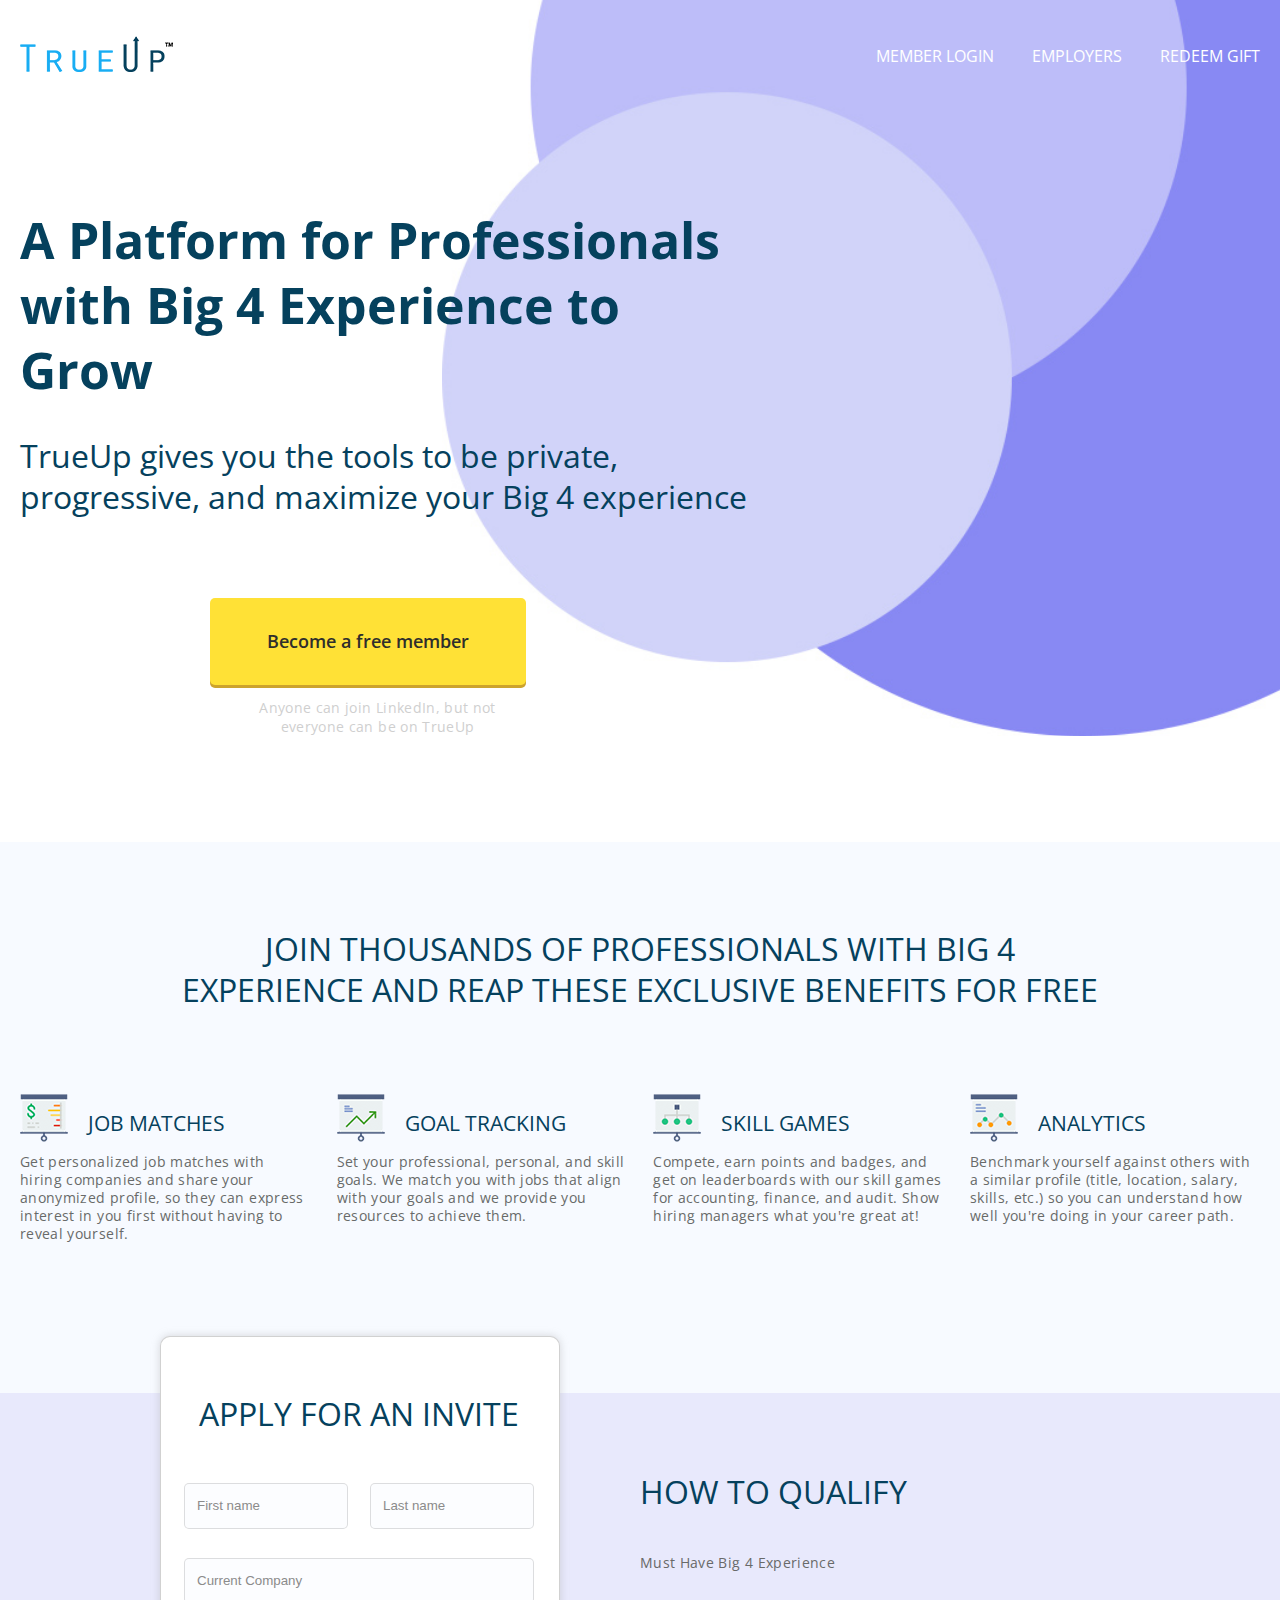
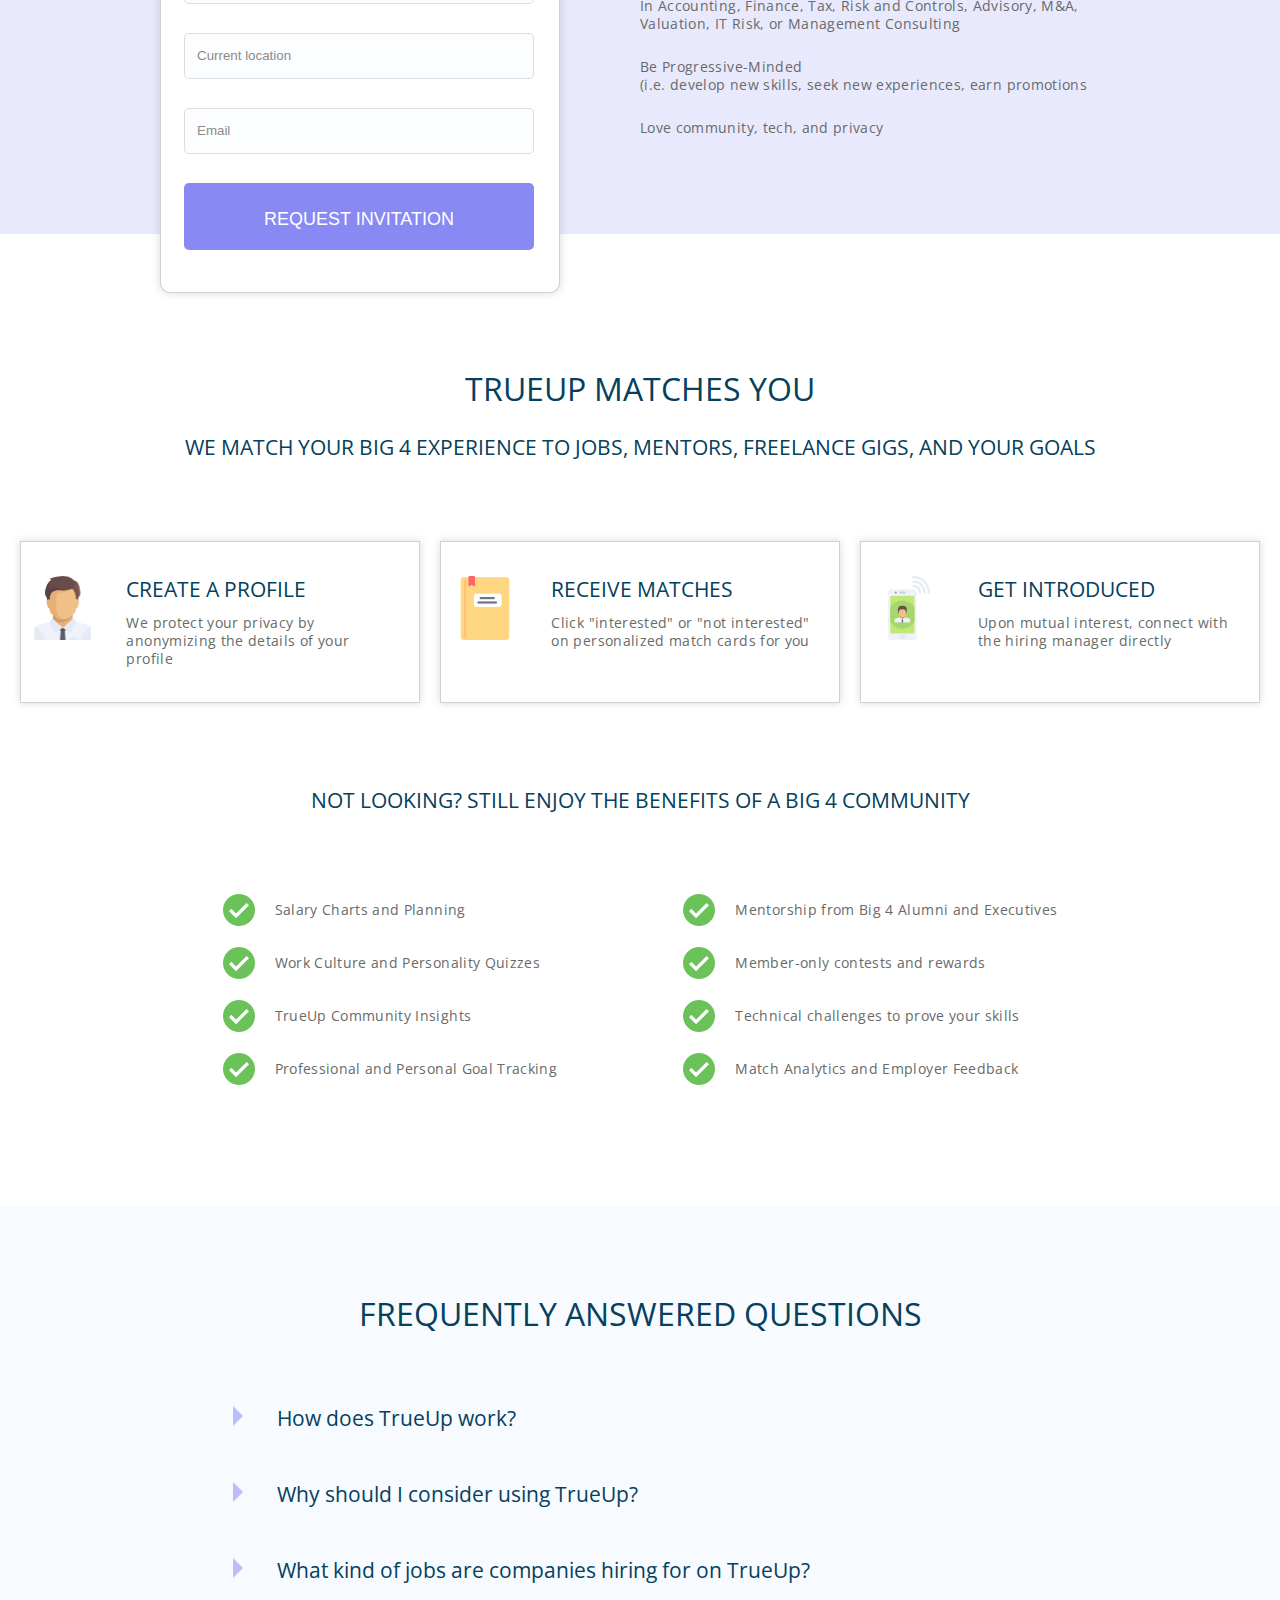
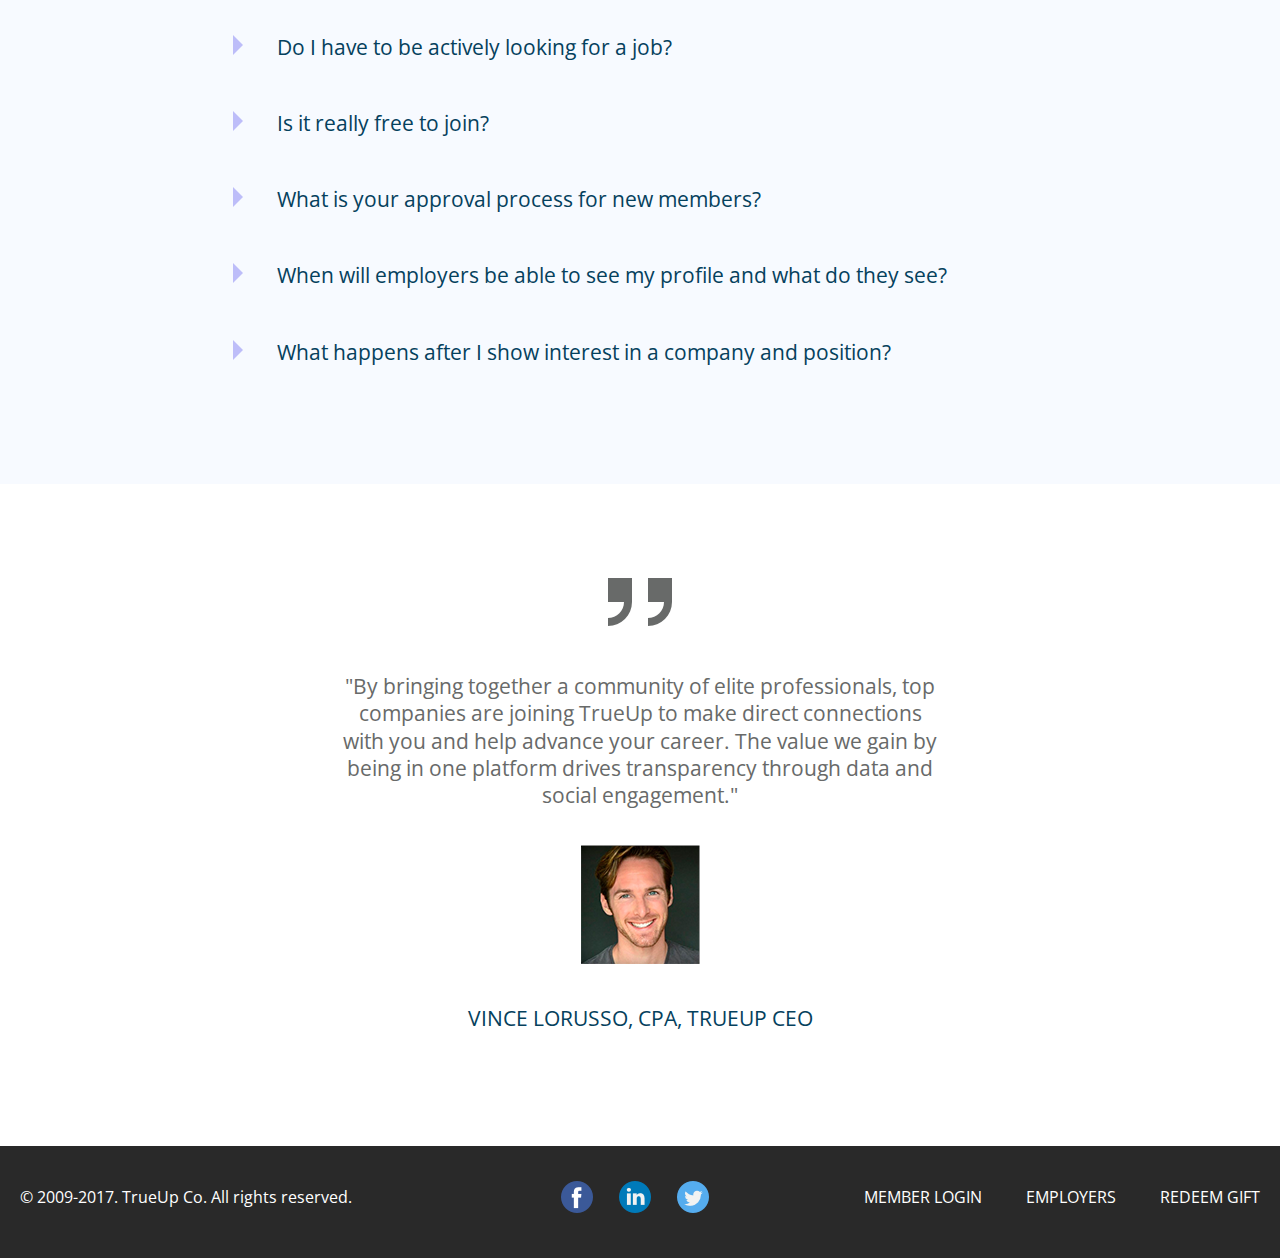
<file: TrueUp/index.html>
<!DOCTYPE html>
<html lang="en">
<head>
    <meta charset="UTF-8">
    <meta name="viewport" content="width=device-width, initial-scale=1.0">
    <meta http-equiv="X-UA-Compatible" content="ie=edge">
    <link href="https://fonts.googleapis.com/css?family=Open+Sans:400,600,700" rel="stylesheet">
    <link rel="stylesheet" href="css/reset.css">
    <link rel="stylesheet" href="css/main.css">
    <title>TrueUp</title>
</head>
<body>
    <header class="header">
        <div class="container">
            <div class="header__top">
                <div class="header__logo">
                    <a href="#"><img src="img/Logo.png"></a>
                </div>
                <nav class="header__nav nav">
                    <ul class="nav__items">
                        <li class="nav__list">
                            <a href="#" class="nav__item">MEMBER LOGIN</a>
                        </li>
                        <li class="nav__list">
                            <a href="#" class="nav__item">EMPLOYERS</a>
                        </li>
                        <li class="nav__list">
                            <a href="#" class="nav__item">REDEEM GIFT</a>
                        </li>
                    </ul>
                </nav>
            </div>
            <div class="header__bottom">
                <div class="header__title">A Platform for Professionals with Big 4 Experience to Grow</div>
                <div class="header__slogan">TrueUp gives you the tools to be private, progressive, and maximize your Big 4 experience</div>
                <a href="#" class="button header__button">Become a free member</a>
                <div class="header__button--text">Anyone can join LinkedIn, but not everyone can be on TrueUp</div>
            </div>
        </div>        
    </header>            
<!-- ================MIDLE================ -->
    <main class="main">
        <div class="exclusive">
            <div class="container">
                <div class="exclusive__title">
                    Join thousands of professionals with Big 4 Experience and reap these exclusive benefits for free
                </div>
                <div class="exclusive__cards">
                    <div class="card exclusive__card">
                        <div class="card__title card__title--frst">JOB MATCHES</div>
                        <div class="card__text">
                            Get personalized job matches with hiring companies and share your anonymized profile, so they can express interest in you first without having to reveal yourself.
                        </div>
                    </div>
                    <div class="card exclusive__card">
                        <div class="card__title card__title--sec">GOAL TRACKING</div>
                        <div class="card__text">
                            Set your professional, personal, and skill goals. We match you with jobs that align with your goals and we provide you resources to achieve them.
                        </div>
                    </div>
                    <div class="card exclusive__card">
                        <div class="card__title card__title--thrd">SKILL GAMES</div>
                        <div class="card__text">
                            Compete, earn points and badges, and get on leaderboards with our skill games for accounting, finance, and audit. Show hiring managers what you're great at!
                        </div>
                    </div>
                    <div class="card exclusive__card ">
                        <div class="card__title card__title--forth">ANALYTICS</div>
                        <div class="card__text">
                            Benchmark yourself against others with a similar profile (title, location, salary, skills, etc.) so you can understand how well you're doing in your career path.
                        </div>
                    </div>
                </div>                
            </div>
        </div>
        <div class="middle">
            <div class="subscribe">
                <form action="#" class="form" method="GET">
                    <div class="form__title">APPLY FOR AN INVITE</div>
                    <input type="text" class="form__input form__input--name" placeholder="First name" name="first_name">
                    <input type="text" class="form__input form__input--name" placeholder="Last name" name="last_name">
                    <input type="text" class="form__input" placeholder="Current Company" name="Current_company">
                    <input type="text" class="form__input" placeholder="Current location" name="Current_location">
                    <input type="email" class="form__input" placeholder="Email" name="email">
                    <input type="submit" class="form__submit" value="Request invitation">
                </form>
            </div>
            <div class="qualify">
                <div class="qualify__title">HOW TO QUALIFY</div>
                <div class="qualify__text">
                    <p class="text">Must Have Big 4 Experience</p>
                    <p class="text">In Accounting, Finance, Tax, Risk and Controls, Advisory, M&A, Valuation, IT Risk, or Management Consulting</p>
                    <p class="text">Be Progressive-Minded<br>(i.e. develop new skills, seek new experiences, earn promotions</p>
                    <p class="text">Love community, tech, and privacy</p>
                </div>
            </div>
        </div>
        <div class="matches">
            <div class="container">
                <div class="matches__title">TRUEUP MATCHES YOU</div>
                <div class="matches__subtitle">
                    We match your Big 4 experience to jobs, mentors, freelance gigs, and your goals
                </div>
                <div class="matches__cards">
                    <div class="matches__card matches__card--frst">
                        <div class="matches__info">                            
                            <div class="matches__card__title">Create a Profile</div>
                            <div class="matches__card__text">
                                We protect your privacy by anonymizing the details of your profile
                            </div>
                        </div>
                    </div>
                    <div class="matches__card matches__card--sec">
                        <div class="matches__info">
                            <div class="matches__card__title">Receive Matches</div>
                            <div class="matches__card__text">
                                Click "interested" or "not interested" on personalized match cards for you
                            </div>
                        </div>
                    </div>
                    <div class="matches__card matches__card--thrd">
                        <div class="matches__info">
                            <div class="matches__card__title">Get Introduced</div>
                            <div class="matches__card__text">
                                Upon mutual interest, connect with the hiring manager directly
                            </div>
                        </div>
                    </div>
                </div>
                <div class="matches__list list">
                    <div class="list__title">
                        NOT LOOKING? STILL ENJOY THE BENEFITS OF A BIG 4 COMMUNITY
                    </div>
                    <div class="roster">
                        <ul class="list__items--left">
                            <li class="list__item">Salary Charts and Planning</li>
                            <li class="list__item">Work Culture and Personality Quizzes</li>
                            <li class="list__item">TrueUp Community Insights</li>
                            <li class="list__item">Professional and Personal Goal Tracking</li>
                        </ul>
                        <ul class="list__items--right">
                            <li class="list__item">Mentorship from Big 4 Alumni and Executives</li>
                            <li class="list__item">Member-only contests and rewards</li>
                            <li class="list__item">Technical challenges to prove your skills</li>
                            <li class="list__item">Match Analytics and Employer Feedback</li>
                        </ul>
                    </div>
                </div>
            </div>
        </div>
        <!-- /.matches -->
        <div class="answer">
            <div class="container">
                <div class="answer__title">Frequently Answered Questions</div>
                <div class="answer__boxes">
                    <div class="box">
                        <div class="box__trigon"></div>
                        <div class="box__quest">How does TrueUp work?</div>
                        <div class="box__text box__text--hidden">
                            If you qualify for free membership, you'll create a profile and a TrueUp specialist reviews it for accuracy and completeness. Once approved, you're eligible to receive matches. Match cards are presented to you based on your "ideal job" criteria and you simply click "send profile" or "not interested". If you express interest in a position, TrueUp notifies the company with your anonymized profile. If they're mutually interested then you're automatically introduced directly to proceed with an interview.
                        </div>
                    </div>
                    <div class="box">
                        <div class="box__trigon"></div>
                        <div class="box__quest">Why should I consider using TrueUp?</div>
                        <div class="box__text box__text--hidden">TrueUp was created by Big 4 alumni for Big 4 alumni (or current). We felt there should be a better tool to ensure you're always progressive in your personal and professional goals. At TrueUp, it's not only about aligning you with great job opportunities, but giving you other tools to assess your current situation better (i.e. market value or meeting your goals), develop new skills or prove current ones through technical challenges and contests, get a mentor who has been in your shoes, and engage with like-minded professionals.</div>
                    </div>
                    <div class="box">
                        <div class="box__trigon"></div>
                        <div class="box__quest">What kind of jobs are companies hiring for on TrueUp?</div>
                        <div class="box__text box__text--hidden">Lorem ipsum dolor sit amet consectetur adipisicing elit. Consequatur quod quaerat dolores fuga quasi velit aut rem? Quidem repellat, repellendus doloribus expedita nam neque id laudantium. Odio, labore accusantium. Est?</div>
                    </div>
                    <div class="box">
                        <div class="box__trigon"></div>
                        <div class="box__quest">Do I have to be actively looking for a job?</div>
                        <div class="box__text box__text--hidden">Lorem ipsum dolor sit amet consectetur adipisicing elit. Consequatur quod quaerat dolores fuga quasi velit aut rem? Quidem repellat, repellendus doloribus expedita nam neque id laudantium. Odio, labore accusantium. Est?</div>
                    </div>
                    <div class="box">
                        <div class="box__trigon"></div>
                        <div class="box__quest">Is it really free to join?</div>
                        <div class="box__text box__text--hidden">Lorem ipsum dolor sit amet consectetur adipisicing elit. Consequatur quod quaerat dolores fuga quasi velit aut rem? Quidem repellat, repellendus doloribus expedita nam neque id laudantium. Odio, labore accusantium. Est?</div>
                    </div>
                    <div class="box">
                        <div class="box__trigon"></div>
                        <div class="box__quest">What is your approval process for new members?</div>
                        <div class="box__text box__text--hidden">Lorem ipsum dolor sit amet consectetur adipisicing elit. Consequatur quod quaerat dolores fuga quasi velit aut rem? Quidem repellat, repellendus doloribus expedita nam neque id laudantium. Odio, labore accusantium. Est?</div>
                    </div>
                    <div class="box">
                        <div class="box__trigon"></div>
                        <div class="box__quest">When will employers be able to see my profile and what do they see?</div>
                        <div class="box__text box__text--hidden">Lorem ipsum dolor sit amet consectetur adipisicing elit. Consequatur quod quaerat dolores fuga quasi velit aut rem? Quidem repellat, repellendus doloribus expedita nam neque id laudantium. Odio, labore accusantium. Est?</div>
                    </div>
                    <div class="box">
                        <div class="box__trigon"></div>
                        <div class="box__quest">What happens after I show interest in a company and position?</div>
                        <div class="box__text box__text--hidden">Lorem ipsum dolor sit amet consectetur adipisicing elit. Consequatur quod quaerat dolores fuga quasi velit aut rem? Quidem repellat, repellendus doloribus expedita nam neque id laudantium. Odio, labore accusantium. Est?</div>
                    </div>
                </div>
            </div>
        </div>
        <!-- /.answer -->
        <div class="author">
            <div class="container">
                <div class="author__quote"></div>
                <p class="author__text">"By bringing together a community of elite professionals, top companies are joining TrueUp to make direct connections with you and help advance your career. The value we gain by being in one platform drives transparency through data and social engagement."
                </p>
                <div class="author__img"></div>
                <div class="author__name">Vince LoRusso, CPA, TrueUp CEO
                </div>
            </div>
        </div>
        <!-- /.author -->
    </main>
    <footer class="footer">
        <div class="container footer__container">
            <div class="footer__copyright">© 2009-2017. TrueUp Co. All rights reserved.</div>
            <div class="footer__social">
                <a href="#" class="footer__item footer__item--facebook"><img src="img/facebook.png" alt=""></a>
                <a href="#" class="footer__item footer__item--linked"><img src="img/link.png" alt=""></a>
                <a href="#" class="footer__item footer__item--twitter"><img src="img/twitter.png" alt=""></a>
            </div>
            <div class="footer__links">
                <a href="#" class="footer__link">MEMBER LOGIN</a>
                <a href="#" class="footer__link">EMPLOYERS</a>
                <a href="#" class="footer__link">REDEEM GIFT</a>
            </div>
        </div>
    </footer>
    <!-- /.footer -->
<script src="script.js"></script>
</body>
</html>
</file>
<file: Business/css/style.css>
@font-face {
  font-family: 'Gotham';
  src: url("../fonts/GothamBlack/Gotham-Black.eot");
  src: url("../fonts/GothamBlack/Gotham-Black.eot?#iefix") format("embedded-opentype"), url("../fonts/GothamBlack/Gotham-Black.woff2") format("woff2"), url("../fonts/GothamBlack/Gotham-Black.woff") format("woff"), url("../fonts/GothamBlack/Gotham-Black.ttf") format("truetype"), url("../fonts/GothamBlack/Gotham-Black.svg#Gotham-Black") format("svg");
  font-weight: 900;
  font-style: normal;
}

* {
  -webkit-box-sizing: border-box;
          box-sizing: border-box;
}

.container {
  max-width: 1180px;
  margin: 0 auto;
  padding: 0 5px;
}

.header__top {
  display: -webkit-box;
  display: -ms-flexbox;
  display: flex;
  -webkit-box-pack: justify;
      -ms-flex-pack: justify;
          justify-content: space-between;
  -webkit-box-align: center;
      -ms-flex-align: center;
          align-items: center;
  -ms-flex-wrap: wrap;
      flex-wrap: wrap;
  padding-top: 22px;
  padding-bottom: 23px;
}

.header .logo {
  background-image: url("../image/logo.png");
  width: 50px;
  height: 50px;
}

.header .nav__link {
  font-family: 'Lato', sans-serif;
  color: #868686;
  font-size: 14px;
  text-transform: uppercase;
  text-decoration: none;
  padding: 12px 16px;
}

.header .nav__link:hover {
  color: #ffffff;
  background-color: #ffbb42;
  border-radius: 5px;
  -webkit-transition: 0.4s;
  transition: 0.4s;
}

.header .slider {
  text-align: center;
  background: #709dca;
  /* Old browsers */
  /* FF3.6-15 */
  /* Chrome10-25,Safari5.1-6 */
  background: -webkit-gradient(linear, left top, left bottom, color-stop(85%, #709dca), color-stop(85%, white));
  background: linear-gradient(to bottom, #709dca 85%, white 85%);
  /* W3C, IE10+, FF16+, Chrome26+, Opera12+, Safari7+ */
  filter: progid:DXImageTransform.Microsoft.gradient( startColorstr='#709dca', endColorstr='#ffffff',GradientType=0 );
  /* IE6-9 */
  color: #ffffff;
}

.header .slider .info {
  padding-top: 110px;
  margin-bottom: 33px;
}

.header .slider__title {
  font-family: 'Gotham';
  text-transform: uppercase;
  font-size: 35px;
  letter-spacing: -0.88px;
}

.header .slider__text {
  font-size: 16px;
  line-height: 24px;
  font-weight: 300;
}

.form {
  font-size: 0;
  padding-left: 40px;
  padding-right: 30px;
  display: -webkit-box;
  display: -ms-flexbox;
  display: flex;
  -webkit-box-pack: justify;
      -ms-flex-pack: justify;
          justify-content: space-between;
}

.form__icon {
  display: -webkit-box;
  display: -ms-flexbox;
  display: flex;
  position: relative;
  -webkit-box-flex: 1;
      -ms-flex-positive: 1;
          flex-grow: 1;
}

.form__icon::before {
  content: '\f406';
  font-family: "Font Awesome 5 Free";
  font-size: 16px;
  font-weight: 900;
  color: #6e6e6e;
  position: absolute;
  z-index: 1;
  top: 18px;
  left: 15px;
}

.form__icon--email::before {
  content: '\f0e0';
}

.form__icon--tel::before {
  content: '\f095';
  -webkit-transform: rotateY(180deg);
          transform: rotateY(180deg);
}

.form__input {
  border: none;
  border-radius: 4px;
  font-size: 13px;
  line-height: 15px;
  font-family: "Open Sans";
  font-weight: 400;
  padding: 18px 0 18px 41px;
  margin-right: 10px;
  -webkit-box-flex: 1;
      -ms-flex-positive: 1;
          flex-grow: 1;
}

.form__input:hover {
  opacity: 0.8;
  -webkit-transition: 0.1s;
  transition: 0.1s;
}

.form .button {
  background-color: #ffbb42;
  font-size: 14px;
  color: #ffffff;
  font-family: "Open Sans";
  text-transform: uppercase;
  border: none;
  border-radius: 4px;
  padding: 15px 45px;
}

.form .button:hover {
  opacity: 0.7;
  -webkit-transition: 0.3s;
  transition: 0.3s;
}

.slider__image {
  background-image: url("../image/Laptop.png");
  background-repeat: no-repeat;
  background-size: contain;
  background-position: 50%;
  width: 55.33%;
  padding-top: 33.4%;
  margin: 65px auto 0 auto;
  font-size: 0;
}

.slider__image .circle {
  display: inline-block;
  width: 12px;
  height: 12px;
  border: 2px solid #dedfe0;
  border-radius: 50%;
  margin: 0 auto;
}

.slider__image .circle:hover {
  border: 2px solid #1ca8dd;
}

.slider__image .circle--mg {
  margin-left: 10px;
  margin-right: 10px;
}

.service {
  margin-top: 105px;
  color: #394b50;
}

.service__title {
  font-family: "Gotham";
  letter-spacing: -0.75px;
  font-size: 30px;
  text-align: center;
  text-transform: uppercase;
}

.service__text {
  font-size: 16px;
  font-family: 'Open Sans', sans-serif;
  text-align: center;
  margin-bottom: 90px;
}

.service .items {
  min-height: 428px;
  display: -webkit-box;
  display: -ms-flexbox;
  display: flex;
  -webkit-box-pack: justify;
      -ms-flex-pack: justify;
          justify-content: space-between;
  -ms-flex-wrap: wrap;
      flex-wrap: wrap;
  -ms-flex-line-pack: justify;
      align-content: space-between;
  margin-bottom: 155px;
}

.item {
  -ms-flex-preferred-size: 550px;
      flex-basis: 550px;
  display: -webkit-box;
  display: -ms-flexbox;
  display: flex;
  -webkit-box-pack: justify;
      -ms-flex-pack: justify;
          justify-content: space-between;
}

.item__icon {
  -ms-flex-preferred-size: 58px;
      flex-basis: 58px;
  font-size: 45px;
  text-align: center;
  color: #fff;
  text-shadow: 2px 0px 0 #4074b5, 0px 2px 0 #4074b5, -2px 0px 0 #4074b5, 0px -2px 0 #4074b5, 2px 2px 16px rgba(28, 110, 164, 0);
}

.item__info {
  max-width: 467px;
}

.item__info .title {
  font-family: 'Lato', sans-serif;
  font-size: 16px;
  color: #394b50;
  text-transform: uppercase;
  font-weight: 700;
}

.item__info .text {
  font-family: 'Open Sans', sans-serif;
  color: #7b7b7b;
  font-size: 13px;
  line-height: 22px;
}

.item:hover .item__icon {
  text-shadow: 2px 2px 0 #f6772c, 2px -2px 0 #f6772c, -2px 2px 0 #f6772c, -2px -2px 0 #f6772c, 2px 0px 0 #f6772c, 0px 2px 0 #f6772c, -2px 0px 0 #f6772c, 0px -2px 0 #f6772c;
}

.midle.flex {
  display: -webkit-box;
  display: -ms-flexbox;
  display: flex;
  -webkit-box-flex: 1;
      -ms-flex-positive: 1;
          flex-grow: 1;
}

.midle__bg {
  width: 50%;
  background-image: url("../image/bg_AboutUs.png");
  background-size: cover;
}

.midle__bg--orange {
  width: 50%;
  background-color: #ffc155;
}

.midle .about {
  max-width: 505px;
  color: #ffffff;
  padding-top: 164px;
  padding-bottom: 174px;
  padding-left: 81px;
}

.midle .about__title {
  font-family: 'Gotham';
  font-size: 30px;
  text-transform: uppercase;
  letter-spacing: -0.75px;
}

.midle .about__text {
  font-size: 13px;
  font-family: 'Open Sans', sans-serif;
  line-height: 24px;
  margin-top: 25px;
  margin-bottom: 35px;
}

.about .button {
  font-family: 'Lato', sans-serif;
  text-transform: uppercase;
  font-size: 14px;
  color: #ffffff;
  padding: 18px 33px;
  border: 1px solid #e7ad48;
  border-radius: 2px;
  text-decoration: none;
}

.about .button:hover {
  background-color: #f0bf59;
  color: #7b7b7b;
  -webkit-transition: 0.3s;
  transition: 0.3s;
}

.about .button:active {
  opacity: 0.5;
}

.price {
  background-color: #e7edf3;
  padding-top: 137px;
  padding-bottom: 194px;
  text-align: center;
}

.price__title {
  font-family: "Gotham";
  letter-spacing: -0.75px;
  text-transform: uppercase;
  color: #75888d;
  font-size: 30px;
}

.price__text {
  font-family: 'Lato', sans-serif;
  font-size: 18px;
  letter-spacing: -0.75px;
  font-weight: 300;
  line-height: 22px;
  color: #75888d;
  margin-bottom: 80px;
}

.cards {
  display: -webkit-box;
  display: -ms-flexbox;
  display: flex;
  -ms-flex-wrap: wrap;
      flex-wrap: wrap;
  font-family: 'Lato', sans-serif;
}

.cards .card {
  -webkit-box-flex: 1;
      -ms-flex-positive: 1;
          flex-grow: 1;
  border: 1px solid #ccd5df;
  border-radius: 5px;
  background-color: #fff;
  padding-top: 57px;
  padding-bottom: 48px;
}

.cards .card__title {
  color: #818b95;
  text-transform: uppercase;
  font-weight: 300;
  font-size: 25px;
  margin-bottom: 30px;
}

.cards .card__price {
  font-weight: 700;
  font-size: 60px;
  color: #ffbb42;
}

.cards .card__price::before {
  content: '$';
  display: inline-block;
  font-size: 35px;
  font-weight: 400;
  vertical-align: top;
}

.cards .card__price::after {
  content: 'per month';
  display: block;
  color: #818b95;
  font-size: 14px;
  font-weight: 300;
  text-transform: uppercase;
}

.cards .card__text {
  max-width: 330px;
  margin: 33px auto 35px auto;
}

.cards .card__text .line {
  list-style: none;
  border-top: 1px solid #e2e9f0;
  color: #b5bbc1;
  font-size: 14px;
  font-weight: 400;
  text-transform: uppercase;
  line-height: 40px;
}

.button {
  font-size: 14px;
  color: #ffffff;
  padding: 16px 21px;
  text-transform: uppercase;
  font-family: 'Lato', sans-serif;
  font-weight: 400;
  text-decoration: none;
  background-color: #ffbb42;
  border-radius: 4px;
}

.button:hover {
  opacity: 0.7;
  -webkit-transition: 0.3s;
  transition: 0.3s;
}

.button:active {
  background-color: #e2b973;
}

.card:hover {
  background-color: #709dca;
  -webkit-transform: scale(1.03, 1.14);
          transform: scale(1.03, 1.14);
}

.card:hover .card__title,
.card:hover .card__price,
.card:hover .card__price::after,
.card:hover .line {
  color: #fff;
}

.card:hover .line {
  border-top: 1px solid #8eb8e2;
}

.works {
  text-align: center;
  padding-top: 155px;
  padding-bottom: 150px;
}

.works__title {
  font-family: 'Gotham';
  font-size: 30px;
  text-transform: uppercase;
  letter-spacing: -0.75px;
  color: #394b50;
}

.works__text {
  color: #394b50;
  font-family: 'Lato', sans-serif;
  font-size: 18px;
  font-weight: 300;
  line-height: 22px;
  margin-bottom: 112px;
}

.works .cases {
  display: -webkit-box;
  display: -ms-flexbox;
  display: flex;
  -ms-flex-wrap: wrap;
      flex-wrap: wrap;
}

.works__button--mg {
  display: inline-block;
  margin-top: 90px;
}

.case {
  -webkit-box-flex: 1;
      -ms-flex-positive: 1;
          flex-grow: 1;
  position: relative;
}

.case::before {
  content: '\f025';
  font-family: 'Font Awesome 5 Free';
  font-weight: 900;
  display: block;
  color: #fff;
  text-shadow: 2px 0px 0 #4074b5, 0px 2px 0 #4074b5, -2px 0px 0 #4074b5, 0px -2px 0 #4074b5, 2px 2px 16px rgba(28, 110, 164, 0);
  font-size: 72px;
  margin-bottom: 102px;
}

.case--lock::before {
  content: '\f13e';
}

.case--cloud::before {
  content: '\f382';
}

.case--hand::before {
  content: '\f164';
}

.case::after {
  content: url("../image/Arrow.png");
  position: absolute;
  top: -10%;
  left: 78%;
}

.case--lock::after {
  -webkit-transform: rotate(180deg);
          transform: rotate(180deg);
  top: 27%;
  left: 78%;
}

.case--hand::after {
  content: '';
}

.case__title {
  font-family: 'Lato', sans-serif;
  font-weight: 700;
  font-size: 20px;
  color: #394b50;
  text-transform: uppercase;
  margin-bottom: 25px;
}

.case__text {
  max-width: 213px;
  margin: 0 auto;
  color: #7b7b7b;
  font-size: 13px;
  font-family: 'Open Sans', sans-serif;
  line-height: 22px;
}

.clients {
  background-color: #ffc155;
  padding-top: 141px;
  padding-bottom: 160px;
}

.clients__title {
  color: #ffffff;
  font-family: 'Gotham';
  font-size: 30px;
  letter-spacing: -0.75px;
  text-transform: uppercase;
  text-align: center;
}

.clients__text {
  color: #fff;
  font-size: 16px;
  font-family: 'Open Sans', sans-serif;
  line-height: 22px;
  text-align: center;
  margin-bottom: 55px;
}

.articles {
  display: -webkit-box;
  display: -ms-flexbox;
  display: flex;
  -ms-flex-wrap: wrap;
      flex-wrap: wrap;
  -webkit-box-pack: justify;
      -ms-flex-pack: justify;
          justify-content: space-between;
  -ms-flex-line-pack: justify;
      align-content: space-between;
}

.articles .article {
  background-color: #fff;
  padding: 51px 41px 51px 30px;
  margin-bottom: 20px;
}

.articles .article .descript {
  display: inline-block;
}

.articles .article::before {
  content: '';
  display: inline-block;
  background-image: url("../image/girl.png");
  width: 121px;
  height: 121px;
  background-repeat: no-repeat;
  font-size: 0;
  margin-right: 31px;
  vertical-align: top;
}

.articles .article--man_back::before {
  background-image: url("../image/man_back.png");
}

.articles .article--man::before {
  background-image: url("../image/man.png");
}

.articles .article--guy::before {
  background-image: url("../image/smile_guy.png");
}

.articles .article__text {
  color: #7b7b7b;
  font-family: 'Open Sans', sans-serif;
  font-size: 13px;
  line-height: 22px;
  max-width: 345px;
  position: relative;
}

.articles .article__text::before, .articles .article__text::after {
  content: '';
  background-image: url("../image/quote.png");
  display: inline-block;
  width: 11px;
  height: 9px;
  position: absolute;
  left: -15px;
}

.articles .article__text::after {
  -webkit-transform: rotateY(180deg);
          transform: rotateY(180deg);
  position: relative;
  top: 8px;
  left: 87px;
}

.articles .article__author {
  color: #f6772c;
  font-family: 'Lato', sans-serif;
  text-transform: uppercase;
  line-height: 22px;
  margin-top: 25px;
}

.articles .article__author--clr {
  color: #99a9ae;
}

.news {
  padding-top: 154px;
  padding-bottom: 57px;
  border-bottom: 1px solid #e3e7ec;
  text-align: center;
}

.news__title {
  font-size: 30px;
  font-family: 'Gotham';
  text-transform: uppercase;
  letter-spacing: -0.75px;
  color: #394b50;
}

.news__text {
  font-family: 'Open Sans', sans-serif;
  font-size: 16px;
  font-weight: 300;
  line-height: 22px;
  color: #394b50;
  margin-bottom: 35px;
}

.news .news__form {
  padding-left: 117px;
  padding-right: 119px;
  margin-bottom: 53px;
}

.news .news__form .form__input {
  border-radius: 2px;
  border: 1px solid #cbcbcb;
}

.news .news__form .form__input:hover {
  opacity: 0.8;
  -webkit-transition: 0.1s;
  transition: 0.1s;
}

.news .news__form .form__icon--email {
  -webkit-box-flex: 2;
      -ms-flex-positive: 2;
          flex-grow: 2;
}

.news .adress {
  background-image: url("../image/earth.png");
  padding-top: 40px;
  padding-bottom: 163px;
  margin: 0 34px;
  font-family: 'Open Sans', sans-serif;
  color: #aeb7ba;
  font-size: 13px;
  line-height: 24px;
}

.news .adress::after {
  content: url("../image/logo.png");
  display: block;
  margin-top: -15px;
  background-size: cover;
  background-repeat: no-repeat;
}

.news .adress__title {
  font-family: 'Lato', sans-serif;
  color: #ffffff;
  font-size: 15px;
  font-weight: 700;
  text-transform: uppercase;
  margin-bottom: 10px;
}

.news .adress__text {
  max-width: 135px;
  margin: 0 auto;
}

.news .adress__text--clr {
  color: #ffbb42;
}

.news .location {
  max-width: 280px;
  padding: 65px 0 89px 0;
  margin: 0 auto;
  background-image: url("../image/loc.png");
  background-size: contain;
  background-repeat: no-repeat;
}

.footer {
  text-align: center;
  font-family: 'Lato', sans-serif;
  font-weight: 400;
  color: #394b50;
  padding-top: 68px;
}

.footer__top .nav {
  margin-bottom: 30px;
}

.footer__top .nav__link {
  color: #394b50;
  font-size: 13px;
  text-transform: uppercase;
  text-decoration: none;
  margin-left: 35px;
}

.footer__top .nav__link:nth-last-child() {
  margin-left: 0;
}

.footer__top .nav__link:hover {
  opacity: 0.7;
}

.footer__top .tel {
  font-size: 23px;
}

.footer__top .tel .fas {
  -webkit-transform: rotateY(180deg);
          transform: rotateY(180deg);
  font-size: 20px;
  margin-left: 7px;
}

.footer__top .social {
  margin-top: 23px;
  margin-bottom: 52px;
}

.footer__top .social__link {
  color: #709dca;
  font-size: 18px;
}

.footer__top .social .fab {
  margin-left: 15px;
}

.footer__top .social .fab:hover {
  color: #ffc155;
}

.footer__bottom {
  background-color: #709dca;
  line-height: 49px;
  color: #fff;
  font-family: 'Open Sans', sans-serif;
}
/*# sourceMappingURL=style.css.map */
</file>
<file: FruitBox/css/style.css>
@font-face {
  font-family: 'Roboto Slab';
  src: url("../fonts/RobotoSlab-Regular.eot");
  src: url("../fonts/RobotoSlab-Regular.eot?#iefix") format("embedded-opentype"), url("../fonts/RobotoSlab-Regular.woff2") format("woff2"), url("../fonts/RobotoSlab-Regular.woff") format("woff"), url("../fonts/RobotoSlab-Regular.ttf") format("truetype");
  font-weight: normal;
  font-style: normal;
}

@font-face {
  font-family: 'Roboto Slab';
  src: url("../fonts/RobotoSlab-Thin.eot");
  src: url("../fonts/RobotoSlab-Thin.eot?#iefix") format("embedded-opentype"), url("../fonts/RobotoSlab-Thin.woff2") format("woff2"), url("../fonts/RobotoSlab-Thin.woff") format("woff"), url("../fonts/RobotoSlab-Thin.ttf") format("truetype");
  font-weight: 100;
  font-style: normal;
}

@font-face {
  font-family: 'Roboto Slab';
  src: url("../fonts/RobotoSlab-Bold.eot");
  src: url("../fonts/RobotoSlab-Bold.eot?#iefix") format("embedded-opentype"), url("../fonts/RobotoSlab-Bold.woff2") format("woff2"), url("../fonts/RobotoSlab-Bold.woff") format("woff"), url("../fonts/RobotoSlab-Bold.ttf") format("truetype");
  font-weight: bold;
  font-style: normal;
}

@font-face {
  font-family: 'Roboto Slab';
  src: url("../fonts/RobotoSlab-Light.eot");
  src: url("../fonts/RobotoSlab-Light.eot?#iefix") format("embedded-opentype"), url("../fonts/RobotoSlab-Light.woff2") format("woff2"), url("../fonts/RobotoSlab-Light.woff") format("woff"), url("../fonts/RobotoSlab-Light.ttf") format("truetype");
  font-weight: 300;
  font-style: normal;
}

body {
  font-family: "Roboto Slab";
  color: #2f2f3c;
  overflow-x: hidden;
}

.header {
  background-image: url("../images/bg-pink.jpg");
  background-position: bottom;
  background-repeat: no-repeat;
  padding-top: 43px;
  padding-bottom: 262px;
}

.header__wrap {
  text-align: right;
}

.header__mode {
  font-size: 15px;
}

.header__info {
  margin-bottom: 65px;
  -webkit-box-pack: justify;
      -ms-flex-pack: justify;
          justify-content: space-between;
}

.header__present {
  position: relative;
  -webkit-box-pack: end;
      -ms-flex-pack: end;
          justify-content: flex-end;
}

.header__present::after {
  content: '';
  display: block;
  position: absolute;
  top: 206px;
  right: 0;
  width: 15.88%;
  padding-top: 18.33%;
  background-image: url("../images/decor-3.png");
  background-size: contain;
  background-repeat: no-repeat;
  -webkit-animation: changePosHead 4s ease infinite;
          animation: changePosHead 4s ease infinite;
}

.header__breaket {
  position: absolute;
  top: -31px;
  left: -129px;
  width: 54.56%;
  padding-top: 40.53%;
  background-image: url("../images/box-fruit.png");
  background-size: contain;
  background-repeat: no-repeat;
}

.header__slogan {
  font-size: 15px;
  margin-bottom: 28px;
}

.header__text {
  font-size: 44px;
  font-weight: 700;
  margin-bottom: 70px;
}

.header__button {
  margin-right: 15px;
}

.header__button:last-child {
  margin-left: 0;
}

.header__basket {
  display: block;
  position: fixed;
  width: 73px;
  height: 73px;
  top: 176px;
  right: 2%;
  background-image: url("../images/basket.png");
  background-position: center;
  background-color: rgba(255, 255, 255, 0.8);
  border-radius: 50%;
  background-repeat: no-repeat;
  -webkit-box-shadow: 0 0 10px 0 rgba(0, 0, 0, 0.2);
          box-shadow: 0 0 10px 0 rgba(0, 0, 0, 0.2);
  z-index: 1000;
  -webkit-transform: scale(0);
          transform: scale(0);
  -webkit-transition: all ease 0.5s;
  transition: all ease 0.5s;
}

.header__amount {
  position: absolute;
  width: 32px;
  height: 32px;
  line-height: 32px;
  right: -5%;
  bottom: -5%;
  text-align: center;
  color: #ffffff;
  font-size: 15px;
  background-color: #ff2828;
  border-radius: 50%;
}

.logo {
  width: 100%;
  padding-top: 61px;
  display: inline-block;
  background-image: url("../images/Logo.png");
  background-size: contain;
  background-repeat: no-repeat;
}

.tel {
  display: inline-block;
  margin-bottom: 14px;
  font-size: 24px;
  font-weight: 700;
  text-decoration: none;
  color: #2f2f3c;
}

.tel:hover {
  color: #2f2f3c;
  text-decoration: none;
}

.button {
  display: inline-block;
  position: relative;
  font-size: 16px;
  font-weight: 700;
  padding: 16px 19px;
  border-radius: 5px;
  background-size: 200% 200%;
  -webkit-animation: changeBg 3s ease infinite;
          animation: changeBg 3s ease infinite;
}

.button:active {
  top: .1em;
  left: .1em;
  -webkit-box-shadow: 0 0 0 60px rgba(0, 0, 0, 0.05) inset;
          box-shadow: 0 0 0 60px rgba(0, 0, 0, 0.05) inset;
}

.button--primary {
  color: #fefffe;
  border: none;
  -webkit-box-shadow: 0 2px 5px rgba(160, 251, 29, 0.77);
          box-shadow: 0 2px 5px rgba(160, 251, 29, 0.77);
  background-image: -webkit-gradient(linear, left top, right top, from(#b3fa11), to(#00fb22));
  background-image: linear-gradient(to right, #b3fa11 0%, #00fb22 100%);
}

.button--primary:hover {
  text-decoration: none;
  color: #fefffe;
}

.button--info {
  color: #4cfe50;
  padding: 16px 22px;
  background: none;
  border: 1px solid;
  border-color: linear-gradient(to right, #b3fa11 0%, #00fb22 100%);
}

.button--info:hover {
  text-decoration: none;
  color: #4cfe50;
  border-color: linear-gradient(to right, #b3fa11 0%, #00fb22 100%);
}

.card {
  text-align: center;
  border: none;
}

.card__title {
  font-size: 20px;
  font-weight: 700;
  margin-bottom: 10px;
}

.card__text {
  color: #6c6c6c;
  font-size: 15px;
  line-height: 24px;
}

.card__price {
  color: #333333;
  font-size: 18px;
  font-weight: 700;
}

.card::before {
  content: '';
  display: block;
  padding-top: 79.44%;
  background-image: url("../images/vnesnii-vid.png");
  background-size: contain;
  background-repeat: no-repeat;
}

.about {
  margin-top: 14px;
  padding-bottom: 83px;
}

.about__card--quality::before {
  background-image: url("../images/kontrol-kashestvo.png");
}

.about__card--delivery::before {
  background-image: url("../images/busrai-dostavka.png");
}

.chooseBox {
  text-align: center;
  padding-top: 80px;
  margin-bottom: 86px;
  position: relative;
}

.chooseBox__title {
  font-size: 36px;
  font-weight: 700;
  margin-bottom: 10px;
}

.chooseBox__text {
  color: #6c6c6c;
  font-size: 15px;
  line-height: 24px;
  margin-bottom: 55px;
}

.chooseBox__card {
  -webkit-box-align: center;
      -ms-flex-align: center;
          align-items: center;
  border: 1px solid #eaeaea;
  border-top: none;
  border-radius: 50px 50px 10px 10px;
  padding-bottom: 20px;
  margin-bottom: 64px;
}

.chooseBox__card::before {
  width: 100%;
  background-image: url("../images/box_1.png");
}

.chooseBox__button--info {
  padding: 16px 30px;
  margin: 15px 0;
}

.chooseBox .card__text {
  margin-bottom: 12px;
}

.chooseBox__popupWrap {
  display: none;
  width: 100%;
  height: 100%;
  position: fixed;
  top: 0;
  left: 0;
  background: rgba(0, 0, 0, 0.85);
  z-index: 100;
}

.chooseBox__popupBox {
  width: 600px;
  padding: 55px;
  -webkit-transform: translate(-50%, -50%) scale(1);
          transform: translate(-50%, -50%) scale(1);
  position: absolute;
  top: 50%;
  left: 50%;
  -webkit-box-shadow: 0px 2px 16px rgba(0, 0, 0, 0.5);
          box-shadow: 0px 2px 16px rgba(0, 0, 0, 0.5);
  border-radius: 3px;
  background: #fff;
  text-align: center;
}

.chooseBox__popupBox h2 {
  font-size: 20px;
  font-weight: 700;
  margin-bottom: 25px;
}

.chooseBox__popupBox h3 {
  font-size: 15px;
  color: #6c6c6c;
}

.close-btn {
  width: 35px;
  height: 35px;
  display: inline-block;
  position: absolute;
  top: 10px;
  right: 10px;
  -webkit-transition: all ease 0.5s;
  transition: all ease 0.5s;
  border-radius: 1000px;
  background-image: -webkit-gradient(linear, left top, right top, from(#b3fa11), to(#00fb22));
  background-image: linear-gradient(to right, #b3fa11 0%, #00fb22 100%);
  font-weight: 700;
  text-decoration: none;
  color: #fff;
  line-height: 32px;
}

.close-btn:hover {
  text-decoration: none;
  color: #fff;
  -webkit-transform: rotate(360deg);
          transform: rotate(360deg);
}

.transform-in, .transform-out {
  display: block;
  -webkit-transition: all ease 0.5s;
  transition: all ease 0.5s;
}

.transform-in {
  -webkit-transform: translate(-50%, -50%) scale(1);
          transform: translate(-50%, -50%) scale(1);
}

.transform-out {
  -webkit-transform: translate(-50%, -50%) scale(0.5);
          transform: translate(-50%, -50%) scale(0.5);
}

.form {
  background-image: url("../images/bg-form.jpg");
  background-repeat: no-repeat;
  padding-top: 40px;
  padding-bottom: 25px;
}

.form__image {
  background-image: url("../images/box-fruit.png");
  background-size: contain;
  background-repeat: no-repeat;
  padding-top: 38.29%;
  background-position: 0 0;
}

.form__title {
  font-size: 36px;
  font-weight: 700;
  margin-top: 12px;
}

.form__text {
  color: #6c6c6c;
  font-size: 15px;
  line-height: 24px;
  margin-top: 14px;
  margin-bottom: 17px;
}

.form__button {
  padding: 17px 13px;
  margin-top: 5px;
}

.form__wrap {
  display: -webkit-box;
  display: -ms-flexbox;
  display: flex;
  -webkit-box-orient: vertical;
  -webkit-box-direction: normal;
      -ms-flex-direction: column;
          flex-direction: column;
  -webkit-box-align: end;
      -ms-flex-align: end;
          align-items: flex-end;
  text-align: center;
}

.form__mode {
  font-size: 15px;
}

#form {
  margin-bottom: 25px;
}

#form input {
  width: 180px;
  font-size: 13px;
  border: 1px solid #eaeaea;
  border-radius: 5px;
  padding: 16px 0 16px 15px;
  margin-bottom: 10px;
}

#form input::-webkit-input-placeholder {
  color: #aeaeae;
}

#form input:-ms-input-placeholder {
  color: #aeaeae;
}

#form input::-ms-input-placeholder {
  color: #aeaeae;
}

#form input::placeholder {
  color: #aeaeae;
}

#form .row {
  -ms-flex-wrap: nowrap;
      flex-wrap: nowrap;
}

#form .wrap {
  display: -webkit-box;
  display: -ms-flexbox;
  display: flex;
  -webkit-box-orient: vertical;
  -webkit-box-direction: normal;
      -ms-flex-direction: column;
          flex-direction: column;
  -webkit-box-align: start;
      -ms-flex-align: start;
          align-items: flex-start;
}

#form textarea {
  resize: none;
  font-size: 13px;
  width: 100%;
  height: 100%;
  border-radius: 5px;
  border: 1px solid #eaeaea;
  padding-top: 17px;
  padding-left: 18px;
}

#form textarea::-webkit-input-placeholder {
  color: #aeaeae;
}

#form textarea:-ms-input-placeholder {
  color: #aeaeae;
}

#form textarea::-ms-input-placeholder {
  color: #aeaeae;
}

#form textarea::placeholder {
  color: #aeaeae;
}

.fruitSet {
  padding-top: 150px;
  background-image: url("../images/bg-pink-2.jpg");
  background-size: contain;
  background-position: bottom;
  background-repeat: no-repeat;
}

.fruitSet__container {
  position: relative;
  padding-bottom: 164px;
}

.fruitSet__container::before {
  content: '';
  display: block;
  position: absolute;
  top: -15%;
  left: -10%;
  width: 105px;
  padding-top: 131px;
  background-image: url("../images/decor-1.png");
  -webkit-animation: changePosHead 4s ease infinite;
          animation: changePosHead 4s ease infinite;
}

.fruitSet__container::after {
  content: '';
  display: inline-block;
  position: absolute;
  bottom: 0;
  right: -20%;
  width: 440px;
  padding-top: 361px;
  background-image: url("../images/decor-2.png");
  background-repeat: no-repeat;
  background-size: contain;
}

.fruitSet__title {
  color: #333333;
  font-size: 36px;
  font-weight: 700;
  margin-bottom: 10px;
}

.fruitSet__text {
  color: #6c6c6c;
  font-size: 15px;
  line-height: 24px;
  margin-bottom: 45px;
}

.fruitSet__frame {
  position: absolute;
  z-index: 1;
}

.fruitBox {
  margin-top: 40px;
}

.fruitBox__title {
  color: #333333;
  font-size: 36px;
  font-weight: 700;
  text-align: center;
  margin-bottom: 66px;
}

.fruitBox__card {
  margin-bottom: 90px;
}

.fruitBox__card--call::before {
  background-image: url("../images/zayvka.png");
}

.fruitBox__card--details::before {
  background-image: url("../images/detali.png");
}

.fruitBox__card--order::before {
  background-image: url("../images/sklad.png");
}

.fruitBox__card--delivery::before {
  background-image: url("../images/busrai-dostavka.png");
}

.fruitBox__card--recept::before {
  background-image: url("../images/oplata.png");
}

.instagram {
  padding-top: 90px;
  padding-bottom: 150px;
  background-image: url("../images/insta-icon.png");
  background-position: top right;
  background-repeat: no-repeat;
  text-align: center;
}

.instagram__title {
  font-size: 36px;
  font-weight: 700;
  margin-bottom: 10px;
}

.instagram__title--link {
  color: #aefa14;
}

.instagram__title--link:hover {
  text-decoration: none;
  color: #aefa14;
}

.instagram__text {
  color: #6c6c6c;
  font-size: 15px;
  line-height: 24px;
  margin-bottom: 80px;
}

.instagram__image {
  padding-top: 94.15%;
  margin-bottom: 30px;
  background-image: url("../images/example_1.png");
  background-size: contain;
  background-repeat: no-repeat;
}

.instagram__image--second {
  background-image: url("../images/example_2.png");
}

.instagram__image--third {
  background-image: url("../images/example_3.png");
}

.instagram__image--fourth {
  background-image: url("../images/example_4.png");
}

.delivery {
  padding-top: 130px;
  background-image: url("../images/bg_delivery.png");
  background-repeat: no-repeat;
  background-position: center;
  padding-bottom: 87px;
}

.delivery__container {
  display: -webkit-box;
  display: -ms-flexbox;
  display: flex;
  -webkit-box-orient: vertical;
  -webkit-box-direction: normal;
      -ms-flex-direction: column;
          flex-direction: column;
  -webkit-box-align: center;
      -ms-flex-align: center;
          align-items: center;
}

.delivery__title {
  font-size: 36px;
  font-weight: 700;
  margin-bottom: 40px;
  text-align: center;
}

.delivery__button {
  padding: 16px;
}

.footer {
  padding: 45px 0;
  border-top: 1px solid #dbdbdb;
}

.footer__text {
  font-size: 15px;
  line-height: 24px;
}

.footer__logo {
  width: 100%;
}

.footer__social {
  display: -webkit-box;
  display: -ms-flexbox;
  display: flex;
  -webkit-box-pack: center;
      -ms-flex-pack: center;
          justify-content: center;
}

.footer__link {
  width: 25px;
  padding-top: 25px;
  background-image: url("../images/instagram.png");
  background-size: contain;
  background-repeat: no-repeat;
  background-position: center;
}

.footer__wrap {
  text-align: end;
}

.footer__mode {
  font-size: 15px;
}

@-webkit-keyframes changeBg {
  0% {
    background-position: 0% 50%;
  }
  50% {
    background-position: 100% 50%;
  }
  100% {
    background-position: 0% 50%;
  }
}

@keyframes changeBg {
  0% {
    background-position: 0% 50%;
  }
  50% {
    background-position: 100% 50%;
  }
  100% {
    background-position: 0% 50%;
  }
}

@-webkit-keyframes changePosHead {
  0% {
    -webkit-transform: translateY(-5%);
            transform: translateY(-5%);
  }
  50% {
    -webkit-transform: translateY(15%);
            transform: translateY(15%);
  }
  100% {
    -webkit-transform: translateY(-5%);
            transform: translateY(-5%);
  }
}

@keyframes changePosHead {
  0% {
    -webkit-transform: translateY(-5%);
            transform: translateY(-5%);
  }
  50% {
    -webkit-transform: translateY(15%);
            transform: translateY(15%);
  }
  100% {
    -webkit-transform: translateY(-5%);
            transform: translateY(-5%);
  }
}

@media (max-width: 1050px) {
  .header {
    padding-top: calc(43px * 0.75);
    background-size: contain;
    padding-bottom: calc(262px * 0.5);
  }
  .header__wrap {
    text-align: center;
  }
  .header__mode {
    font-size: 15px;
  }
  .header__info {
    margin-bottom: calc(65px * 0.75);
    -webkit-box-pack: center;
        -ms-flex-pack: center;
            justify-content: center;
  }
  .header__present {
    -webkit-box-pack: center;
        -ms-flex-pack: center;
            justify-content: center;
  }
  .header__present::after {
    display: none;
  }
  .header__breaket {
    position: relative;
    top: 0;
    left: 50%;
    -webkit-transform: translate(-90%);
            transform: translate(-90%);
    -webkit-box-ordinal-group: 2;
        -ms-flex-order: 1;
            order: 1;
    margin-top: 12px;
  }
  .header__slogan {
    font-size: 10px;
    margin-bottom: calc(28px * 0.75);
    line-height: 1.2;
    text-align: center;
  }
  .header__text {
    font-size: calc(44px * 0.35);
    margin-bottom: calc(70px * 0.65);
    text-align: center;
  }
  .header__groupButton {
    display: -webkit-box;
    display: -ms-flexbox;
    display: flex;
    -webkit-box-orient: vertical;
    -webkit-box-direction: normal;
        -ms-flex-direction: column;
            flex-direction: column;
    -webkit-box-align: center;
        -ms-flex-align: center;
            align-items: center;
  }
  .header__button {
    margin-right: 0;
    margin-bottom: 12px;
  }
  .header__button:last-child {
    margin-bottom: 0;
  }
  .logo {
    display: -webkit-box;
    display: -ms-flexbox;
    display: flex;
    justify-self: center;
    width: 100%;
    padding-top: calc(61px * 0.75);
    background-position: center;
  }
  .tel {
    margin-bottom: 12px;
    font-size: calc(24px * 0.75);
  }
  .button {
    font-size: 15px;
    padding: 10px 12px;
  }
  .button--info {
    padding: 10px 14px;
  }
  .button:last-child {
    margin-bottom: 12px;
  }
  .card {
    text-align: center;
    border: none;
    margin-bottom: 10px;
  }
  .card__title {
    font-size: calc(20px * 0.75);
    margin-bottom: calc(10px * 0.75);
  }
  .card__text {
    font-size: 15px;
    line-height: 1.25;
  }
  .card__price {
    font-size: 18px;
  }
  .about {
    margin-top: calc(14px * 0.75);
    padding-bottom: calc(83px * 0.75);
  }
  .about .row {
    -webkit-box-pack: center;
        -ms-flex-pack: center;
            justify-content: center;
  }
  .chooseBox {
    padding-top: calc(80px * 0.75);
    margin-bottom: calc(86px * 0.75);
  }
  .chooseBox__title {
    font-size: calc(36px * 0.75);
    margin-bottom: 15px;
  }
  .chooseBox__text {
    font-size: 15px;
    line-height: 1.25;
    margin-bottom: calc(55px * 0.75);
  }
  .chooseBox__row {
    -webkit-box-pack: center;
        -ms-flex-pack: center;
            justify-content: center;
  }
  .chooseBox__card {
    padding-bottom: calc(20px * 0.75);
    margin-bottom: calc(64px * 0.75);
  }
  .chooseBox__button--info {
    padding: 10px 20px;
    margin: 15px 0;
  }
  .chooseBox .card__text {
    margin-bottom: 10px;
  }
  .chooseBox__popupBox {
    width: calc(400px * 1);
    padding: calc(70px * 0.75);
    -webkit-transform: translate(-50%, -50%) scale(1);
            transform: translate(-50%, -50%) scale(1);
    left: 50%;
  }
  .chooseBox__popupBox h2 {
    font-size: 30px;
    margin-bottom: 15px;
  }
  .chooseBox__popupBox h3 {
    font-size: 18px;
  }
  .close-btn {
    width: calc(35px * 0.75);
    height: calc(35px * 0.75);
    line-height: calc(35px * 0.75);
    font-size: 18px;
  }
  .form {
    padding-top: calc(40px * 0.75);
    padding-bottom: calc(25px * 0.75);
  }
  .form__row {
    -webkit-box-pack: center;
        -ms-flex-pack: center;
            justify-content: center;
    text-align: center;
  }
  .form__image {
    display: none;
  }
  .form__title {
    font-size: calc(36px * 0.75);
    margin-top: calc(12px * 0.75);
  }
  .form__text {
    font-size: 15px;
    line-height: 1.25;
    margin-top: calc(14px * 0.75);
    margin-bottom: calc(17px * 0.75);
  }
  .form__button {
    padding: calc(17px * 0.75) calc(12px * 0.75);
  }
  .form__wrap {
    -webkit-box-align: center;
        -ms-flex-align: center;
            align-items: center;
  }
  .form__mode {
    font-size: 15px;
  }
  #form {
    margin-bottom: 18px;
  }
  #form .wrap {
    display: -webkit-box;
    display: -ms-flexbox;
    display: flex;
    -webkit-box-pack: stretch;
        -ms-flex-pack: stretch;
            justify-content: stretch;
    -ms-flex-wrap: wrap;
        flex-wrap: wrap;
  }
  #form input {
    width: 100%;
    font-size: 10px;
    padding: 10px 0 10px 8px;
    margin-bottom: 8px;
  }
  #form textarea {
    font-size: 12px;
    padding-top: 12px;
    padding-left: 15px;
  }
  .fruitSet {
    padding-top: calc(150px * 0.75);
  }
  .fruitSet__container {
    padding-bottom: calc(164px * 0.75);
  }
  .fruitSet__container::before {
    display: none;
  }
  .fruitSet__container::after {
    display: none;
  }
  .fruitSet__title {
    font-size: calc(36px * 0.75);
    margin-bottom: 15px;
  }
  .fruitSet__text {
    font-size: 15px;
    line-height: 1.2;
    margin-bottom: calc(45px * 0.75);
  }
  .fruitSet__frame {
    display: none;
  }
  .fruitBox {
    margin-top: calc(40px * 0.75);
  }
  .fruitBox__row {
    -webkit-box-pack: center;
        -ms-flex-pack: center;
            justify-content: center;
  }
  .fruitBox__title {
    font-size: calc(36px * 0.75);
    margin-bottom: calc(66px * 0.75);
  }
  .fruitBox__card {
    margin-bottom: calc(90px * 0.75);
  }
  .instagram {
    padding-top: calc(90px * 0.75);
    padding-bottom: calc(190px * 0.75);
    background-size: 50%;
  }
  .instagram__title {
    font-size: calc(36px * 0.75);
    margin-bottom: 15px;
  }
  .instagram__text {
    font-size: 15px;
    line-height: 1.25;
    margin-bottom: calc(80px * 0.75);
  }
  .instagram__row {
    -webkit-box-pack: center;
        -ms-flex-pack: center;
            justify-content: center;
  }
  .instagram__image {
    padding-top: 94.15%;
    margin-bottom: calc(30px * 0.75);
  }
  .delivery {
    padding-top: calc(150px * 0.75);
    padding-bottom: calc(87px * 0.75);
  }
  .delivery__title {
    font-size: calc(36px * 0.75);
    margin-bottom: calc(40px * 0.75);
  }
  .delivery__button {
    padding: calc(16px * 0.75);
  }
  .footer {
    padding: calc(45px * 0.75) 0;
  }
  .footer__row {
    -webkit-box-orient: vertical;
    -webkit-box-direction: normal;
        -ms-flex-direction: column;
            flex-direction: column;
  }
  .footer__text {
    font-size: 15px;
    line-height: 1.2;
    text-align: center;
    margin: 8px 0;
  }
  .footer__logo {
    width: 100%;
  }
  .footer__wrap {
    margin-top: 8px;
    text-align: center;
  }
  .footer__mode {
    font-size: 15px;
  }
}

@media (max-width: 767px) {
  .header {
    padding-top: calc(43px * 0.5);
    padding-bottom: 262px;
    background-size: contain;
    padding-bottom: calc(262px * 0.25);
  }
  .header__wrap {
    text-align: center;
  }
  .header__mode {
    font-size: 10px;
  }
  .header__info {
    margin-bottom: calc(65px * 0.5);
    -webkit-box-pack: center;
        -ms-flex-pack: center;
            justify-content: center;
  }
  .header__present {
    -webkit-box-pack: center;
        -ms-flex-pack: center;
            justify-content: center;
  }
  .header__present::after {
    display: none;
  }
  .header__breaket {
    position: relative;
    top: 0;
    left: 50%;
    -webkit-transform: translate(-90%);
            transform: translate(-90%);
    -webkit-box-ordinal-group: 2;
        -ms-flex-order: 1;
            order: 1;
    margin-top: 7px;
  }
  .header__slogan {
    font-size: 10px;
    margin-bottom: calc(28px * 0.5);
    line-height: 1.2;
    text-align: center;
  }
  .header__text {
    font-size: calc(44px * 0.35);
    margin-bottom: calc(70px * 0.35);
    text-align: center;
  }
  .header__groupButton {
    display: -webkit-box;
    display: -ms-flexbox;
    display: flex;
    -webkit-box-orient: vertical;
    -webkit-box-direction: normal;
        -ms-flex-direction: column;
            flex-direction: column;
    -webkit-box-align: center;
        -ms-flex-align: center;
            align-items: center;
  }
  .header__button {
    margin-right: 0;
    margin-bottom: 10px;
  }
  .header__button:last-child {
    margin-bottom: 0;
  }
  .logo {
    display: -webkit-box;
    display: -ms-flexbox;
    display: flex;
    justify-self: center;
    width: 100%;
    padding-top: calc(61px * 0.5);
    background-position: center;
  }
  .tel {
    margin-bottom: 7px;
    font-size: calc(24px * 0.5);
  }
  .button {
    font-size: 10px;
    padding: 8px 9px;
  }
  .button--info {
    padding: 8px 11px;
  }
  .button:last-child {
    margin-bottom: 10px;
  }
  .card {
    text-align: center;
    border: none;
    margin-bottom: 20px;
  }
  .card__title {
    font-size: calc(20px * 0.5);
    margin-bottom: calc(10px * 0.5);
  }
  .card__text {
    font-size: 10px;
    line-height: 1.25;
  }
  .card__price {
    font-size: 12px;
  }
  .about {
    margin-top: calc(14px * 0.5);
    padding-bottom: calc(83px * 0.5);
  }
  .about .row {
    -webkit-box-pack: center;
        -ms-flex-pack: center;
            justify-content: center;
  }
  .chooseBox {
    padding-top: calc(80px * 0.5);
    margin-bottom: 0;
  }
  .chooseBox__title {
    font-size: calc(36px * 0.45);
    margin-bottom: 10px;
  }
  .chooseBox__text {
    font-size: 10px;
    line-height: 1.25;
    margin-bottom: calc(55px * 0.5);
  }
  .chooseBox__row {
    -webkit-box-pack: center;
        -ms-flex-pack: center;
            justify-content: center;
  }
  .chooseBox__card {
    padding-bottom: calc(20px * 0.5);
    margin-bottom: calc(64px * 0.5);
  }
  .chooseBox__button--info {
    padding: 8px 15px;
    margin: 10px 0;
  }
  .chooseBox .card__text {
    margin-bottom: 6px;
  }
  .chooseBox__popupBox {
    width: calc(400px * 0.7);
    padding: calc(70px * 0.5);
    left: 50%;
  }
  .chooseBox__popupBox h2 {
    font-size: 20px;
    margin-bottom: 10px;
  }
  .chooseBox__popupBox h3 {
    font-size: 12px;
  }
  .close-btn {
    width: calc(35px * 0.5);
    height: calc(35px * 0.5);
    line-height: calc(35px * 0.5);
    font-size: 12px;
  }
  .form {
    padding-top: calc(40px * 0.5);
    padding-bottom: calc(25px * 0.5);
  }
  .form__row {
    -webkit-box-pack: center;
        -ms-flex-pack: center;
            justify-content: center;
    text-align: center;
  }
  .form__image {
    display: none;
  }
  .form__title {
    font-size: calc(36px * 0.5);
    margin-top: calc(12px * 0.5);
  }
  .form__text {
    font-size: 10px;
    line-height: 1.25;
    margin-top: calc(14px * 0.5);
    margin-bottom: calc(17px * 0.5);
  }
  .form__button {
    padding: calc(17px * 0.5) calc(12px * 0.5);
  }
  .form__wrap {
    -webkit-box-align: center;
        -ms-flex-align: center;
            align-items: center;
  }
  .form__mode {
    font-size: 10px;
  }
  #form {
    margin-bottom: 12px;
  }
  #form .row {
    -webkit-box-orient: vertical;
    -webkit-box-direction: normal;
        -ms-flex-direction: column;
            flex-direction: column;
  }
  #form .wrap {
    display: -webkit-box;
    display: -ms-flexbox;
    display: flex;
    -webkit-box-orient: vertical;
    -webkit-box-direction: normal;
        -ms-flex-direction: column;
            flex-direction: column;
    -webkit-box-align: stretch;
        -ms-flex-align: stretch;
            align-items: stretch;
    padding: 0 15px;
  }
  #form input {
    width: auto;
    font-size: 10px;
    padding: 10px 0 10px 8px;
    margin-bottom: 5px;
  }
  #form textarea {
    font-size: 10px;
    padding-top: 10px;
    padding-left: 12px;
  }
  .fruitSet {
    padding-top: calc(150px * 0.5);
    text-align: center;
  }
  .fruitSet__row {
    -webkit-box-pack: center;
        -ms-flex-pack: center;
            justify-content: center;
  }
  .fruitSet__container {
    padding-bottom: calc(164px * 0.5);
  }
  .fruitSet__container::before {
    display: none;
  }
  .fruitSet__container::after {
    display: none;
  }
  .fruitSet__title {
    font-size: calc(36px * 0.5);
    margin-bottom: 10px;
  }
  .fruitSet__text {
    font-size: 10px;
    line-height: 1.2;
    margin-bottom: calc(45px * 0.5);
  }
  .fruitSet__frame {
    display: none;
  }
  .fruitBox {
    margin-top: calc(40px * 0.5);
  }
  .fruitBox__row {
    -webkit-box-pack: center;
        -ms-flex-pack: center;
            justify-content: center;
  }
  .fruitBox__title {
    font-size: calc(36px * 0.5);
    margin-bottom: calc(66px * 0.5);
  }
  .fruitBox__card {
    margin-bottom: calc(90px * 0.5);
  }
  .instagram {
    padding-top: calc(90px * 0.5);
    padding-bottom: calc(190px * 0.5);
    background-size: 50%;
  }
  .instagram__title {
    font-size: calc(36px * 0.5);
    margin-bottom: 10px;
  }
  .instagram__text {
    font-size: 10px;
    line-height: 1.25;
    margin-bottom: calc(80px * 0.5);
  }
  .instagram__row {
    -webkit-box-pack: center;
        -ms-flex-pack: center;
            justify-content: center;
  }
  .instagram__image {
    padding-top: 94.15%;
    margin-bottom: calc(30px * 0.5);
  }
  .delivery {
    padding-top: calc(150px * 0.5);
    padding-bottom: calc(87px * 0.5);
  }
  .delivery__title {
    font-size: calc(36px * 0.5);
    margin-bottom: calc(40px * 0.5);
  }
  .delivery__button {
    padding: calc(16px * 0.5);
  }
  .footer {
    padding: calc(45px * 0.5) 0;
  }
  .footer__row {
    -webkit-box-orient: vertical;
    -webkit-box-direction: normal;
        -ms-flex-direction: column;
            flex-direction: column;
  }
  .footer__text {
    font-size: 10px;
    line-height: 1.2;
    text-align: center;
    margin: 5px 0;
  }
  .footer__logo {
    width: 100%;
  }
  .footer__wrap {
    margin-top: 5px;
    text-align: center;
  }
  .footer__mode {
    font-size: 10px;
  }
}
/*# sourceMappingURL=style.css.map */
</file>
<file: TrueUp/css/main.css>
* {
  -webkit-box-sizing: border-box;
          box-sizing: border-box;
}

body {
  font-family: 'Open Sans', sans-serif;
  line-height: 1.3;
}

.container {
  max-width: 1240px;
  margin: 0 auto;
}

.header {
  background-image: url("../img/FonHeader.jpg");
  background-repeat: no-repeat;
  background-position: top right;
  background-size: contain;
  padding-top: 36px;
}

.header__top {
  display: -webkit-box;
  display: -ms-flexbox;
  display: flex;
  -webkit-box-align: center;
      -ms-flex-align: center;
          align-items: center;
}

.header__bottom {
  padding-top: 131px;
  max-width: 745px;
}

.header__title {
  font-size: 50px;
  font-weight: 700;
  color: #05415d;
}

.header__slogan {
  margin-top: 32px;
  max-width: 730px;
  font-size: 32px;
  color: #05415d;
  margin-bottom: 80px;
}

.header__button {
  display: inline-block;
  margin-left: 190px;
}

.header__button--text {
  max-width: 241px;
  margin-top: 14px;
  margin-left: 237px;
  margin-bottom: 29px;
  text-align: center;
  font-size: 14px;
  color: #cfcfcf;
  letter-spacing: 0.35px;
}

.nav {
  min-width: 384px;
  margin-left: auto;
}

.nav__items {
  display: -webkit-box;
  display: -ms-flexbox;
  display: flex;
  -webkit-box-pack: justify;
      -ms-flex-pack: justify;
          justify-content: space-between;
}

.nav__list {
  list-style: none;
}

.nav__item {
  font-size: 16px;
  text-transform: uppercase;
  text-decoration: none;
  color: #fff;
}

.nav__item:hover {
  color: #d9d9d9;
}

.button {
  font-size: 18px;
  color: #2e2e2c;
  font-weight: 600;
  border-radius: 5px;
  background-color: #ffe136;
  -webkit-box-shadow: 0px 3px 0px 0px #CDA32C;
          box-shadow: 0px 3px 0px 0px #CDA32C;
  padding: 32px 57px;
  text-decoration: none;
}

.button:hover {
  background-color: #ffe550;
  color: #484845;
}

.button:active {
  -webkit-box-shadow: none;
          box-shadow: none;
  background-color: #ffdd1d;
}

.exclusive {
  background-color: #f7faff;
  margin-top: 106px;
  padding-top: 86px;
  padding-bottom: 150px;
}

.exclusive__title {
  max-width: 939px;
  font-size: 32px;
  text-transform: uppercase;
  color: #05415d;
  text-align: center;
  margin: 0 auto;
}

.exclusive__cards {
  display: -webkit-box;
  display: -ms-flexbox;
  display: flex;
  -webkit-box-pack: justify;
      -ms-flex-pack: justify;
          justify-content: space-between;
  -ms-flex-wrap: wrap;
      flex-wrap: wrap;
}

.exclusive__card {
  margin-top: 83px;
}

.card {
  max-width: 23.4%;
}

.card__title {
  font-size: 21px;
  text-transform: uppercase;
  color: #05415d;
  line-height: 37px;
  margin-bottom: 11px;
}

.card__title:before {
  content: '';
  display: inline-block;
  width: 48px;
  height: 48px;
  background-image: url("../img/presentation_jobmatches.png");
  background-repeat: no-repeat;
  background-size: contain;
  margin-right: 20px;
  vertical-align: bottom;
}

.card__title--sec:before {
  background-image: url("../img/presentation_goaltracking.png");
}

.card__title--thrd:before {
  background-image: url("../img/presentation_skillgames.png");
}

.card__title--forth:before {
  background-image: url("../img/presentation_analytics.png");
}

.card__text {
  font-size: 14px;
  color: #686a69;
  line-height: 18px;
  letter-spacing: 0.35px;
}

.middle {
  background-color: #e8e9fc;
  padding-top: 78px;
  padding-bottom: 97px;
  display: -webkit-box;
  display: -ms-flexbox;
  display: flex;
}

.subscribe {
  width: 50%;
  position: relative;
}

.form {
  position: absolute;
  top: -135px;
  left: 25%;
  display: -webkit-box;
  display: -ms-flexbox;
  display: flex;
  -ms-flex-wrap: wrap;
      flex-wrap: wrap;
  -webkit-box-pack: justify;
      -ms-flex-pack: justify;
          justify-content: space-between;
  max-width: 400px;
  padding: 56px 25px 42px 23px;
  border: 1px solid rgba(0, 0, 0, 0.18);
  -webkit-box-shadow: 0 0 8px rgba(159, 159, 159, 0.4);
          box-shadow: 0 0 8px rgba(159, 159, 159, 0.4);
  border-radius: 10px;
  background-color: #fff;
}

.form__title {
  font-size: 32px;
  color: #05415d;
  text-transform: uppercase;
  margin: 0 auto;
  margin-bottom: 48px;
}

.form__input {
  -ms-flex-preferred-size: 350px;
      flex-basis: 350px;
  line-height: 42px;
  opacity: 0.84;
  margin-bottom: 29px;
  border: 1px solid rgba(0, 0, 0, 0.15);
  background-color: #fcfdff;
  border-radius: 5px;
  padding-left: 12px;
}

.form__input:last-child {
  margin-bottom: 36px;
}

.form__input--name {
  max-width: 164px;
}

.form__submit {
  background-color: #8889f3;
  border: none;
  border-radius: 5px;
  font-size: 18px;
  color: #ffffff;
  text-transform: uppercase;
  font-weight: 500;
  padding: 26px 80px 20px 80px;
}

.form__submit:hover {
  background-color: #9fa0f5;
  cursor: pointer;
}

.qualify {
  width: 50%;
}

.qualify__title {
  font-size: 32px;
  color: #05415d;
  text-transform: uppercase;
  margin-bottom: 41px;
}

.qualify__text {
  max-width: 495px;
  font-size: 14px;
  line-height: 18px;
  color: #686a69;
  letter-spacing: 0.35px;
}

.text {
  margin-bottom: 25px;
}

.text:last-child {
  margin-bottom: 0;
}

.matches {
  padding-top: 134px;
  padding-bottom: 100px;
}

.matches__title {
  font-size: 32px;
  text-transform: uppercase;
  color: #05415d;
  text-align: center;
}

.matches__subtitle {
  font-size: 21px;
  color: #05415d;
  text-transform: uppercase;
  margin-top: 25px;
  text-align: center;
}

.matches__cards {
  display: -webkit-box;
  display: -ms-flexbox;
  display: flex;
  -ms-flex-wrap: wrap;
      flex-wrap: wrap;
  -webkit-box-pack: justify;
      -ms-flex-pack: justify;
          justify-content: space-between;
  margin-top: 80px;
}

.matches__card {
  display: -webkit-box;
  display: -ms-flexbox;
  display: flex;
  -webkit-box-pack: justify;
      -ms-flex-pack: justify;
          justify-content: space-between;
  max-width: 32.26%;
  border: 1px solid rgba(0, 0, 0, 0.18);
  -webkit-box-shadow: 0 0 8px rgba(159, 159, 159, 0.4);
          box-shadow: 0 0 8px rgba(159, 159, 159, 0.4);
  padding: 34px 20px 34px 0;
}

.matches__card::before {
  content: "";
  margin-right: 35px;
  margin-left: 13px;
  width: 58px;
  height: 64px;
  background-image: url("../img/create_profile.png");
  background-repeat: no-repeat;
}

.matches__card__title {
  font-size: 21px;
  color: #05415d;
  text-transform: uppercase;
  margin-bottom: 10px;
}

.matches__card__text {
  max-width: 275px;
  font-size: 14px;
  color: #686a69;
  line-height: 18px;
  letter-spacing: 0.35px;
}

.matches__card--sec::before {
  margin-left: 19px;
  background-image: url("../img/recieve_matches.png");
}

.matches__card--thrd::before {
  margin-left: 27px;
  background-image: url("../img/get_introduce.png");
}

.matches__list {
  margin-top: 84px;
}

.roster {
  display: -webkit-box;
  display: -ms-flexbox;
  display: flex;
  -webkit-box-pack: justify;
      -ms-flex-pack: justify;
          justify-content: space-between;
  max-width: 835px;
  margin: 0 auto;
}

.list__title {
  font-size: 21px;
  color: #05415d;
  text-transform: uppercase;
  margin-bottom: 80px;
  text-align: center;
}

.list__item {
  font-size: 14px;
  color: #686a69;
  line-height: 32px;
  letter-spacing: 0.35px;
}

.list__item::before {
  content: "";
  display: inline-block;
  vertical-align: top;
  width: 32px;
  height: 32px;
  background-image: url("../img/chek.png");
  margin-right: 20px;
  margin-bottom: 21px;
}

.list__item::before:last-child {
  margin-bottom: 0;
}

.answer {
  background-color: #f7faff;
  padding-top: 87px;
  padding-bottom: 103px;
}

.answer__title {
  font-size: 32px;
  color: #05415d;
  text-transform: uppercase;
  text-align: center;
  margin-bottom: 70px;
}

.answer__boxes {
  max-width: 815px;
  margin: 0 auto;
}

.box {
  position: relative;
  margin-bottom: 34px;
}

.box:last-child {
  margin-bottom: 0;
}

.box__trigon {
  display: inline-block;
  width: 0;
  height: 0;
  border: 10px solid transparent;
  border-left: 10px solid #bdbdf9;
  margin-right: 20px;
  cursor: pointer;
  -webkit-transition: all 0.3s;
  transition: all 0.3s;
}

.box__trigon--active {
  -webkit-transform: translateY(40%) rotate(90deg);
          transform: translateY(40%) rotate(90deg);
  -webkit-transition: all 0.3s;
  transition: all 0.3s;
}

.box__quest {
  display: inline-block;
  cursor: pointer;
  font-size: 21px;
  color: #05415d;
  margin-bottom: 15px;
}

.box__text {
  position: relative;
  opacity: 1;
  font-size: 14px;
  line-height: 18px;
  color: #686a69;
  letter-spacing: 0.35px;
  -webkit-transition: all 1s;
  transition: all 1s;
}

.box__text--hidden {
  position: absolute;
  opacity: 0;
  -webkit-transition: opacity 1s cubic-bezier(0.075, 0.82, 0.165, 1);
  transition: opacity 1s cubic-bezier(0.075, 0.82, 0.165, 1);
}

.author {
  padding-bottom: 113px;
  text-align: center;
  display: -webkit-box;
  display: -ms-flexbox;
  display: flex;
  -webkit-box-orient: vertical;
  -webkit-box-direction: normal;
      -ms-flex-direction: column;
          flex-direction: column;
  -webkit-box-pack: center;
      -ms-flex-pack: center;
          justify-content: center;
}

.author__quote {
  width: 64px;
  height: 48px;
  margin: 94px auto 47px auto;
  background-image: url("../img/quotes.png");
  background-size: contain;
  background-repeat: no-repeat;
}

.author__text {
  max-width: 595px;
  color: #686a69;
  font-size: 21px;
}

.author__img {
  width: 119px;
  height: 119px;
  background-image: url("../img/vince.png");
  background-size: contain;
  background-repeat: no-repeat;
  margin: 36px auto 41px auto;
}

.author__name {
  max-width: 350px;
  margin: 0 auto;
  color: #05415d;
  font-size: 21px;
  text-transform: uppercase;
}

.footer {
  background-color: #292929;
  color: #fff;
  padding: 35px 0;
  line-height: 32px;
}

.footer__container {
  display: -webkit-box;
  display: -ms-flexbox;
  display: flex;
  -webkit-box-pack: justify;
      -ms-flex-pack: justify;
          justify-content: space-between;
}

.footer__copyright {
  font-size: 16px;
  width: 385px;
}

.footer__item {
  width: 32px;
  height: 32px;
  margin-right: 22px;
}

.footer__item:last-child {
  margin-right: 0;
}

.footer__item:hover {
  opacity: 0.8;
}

.footer__link {
  color: #fff;
  margin-left: 40px;
  text-decoration: none;
  font-size: 16px;
  text-transform: uppercase;
}

.footer__link:first-child {
  margin-left: 0;
}

.footer__link:hover {
  color: #cccccc;
}
/*# sourceMappingURL=main.css.map */
</file>
